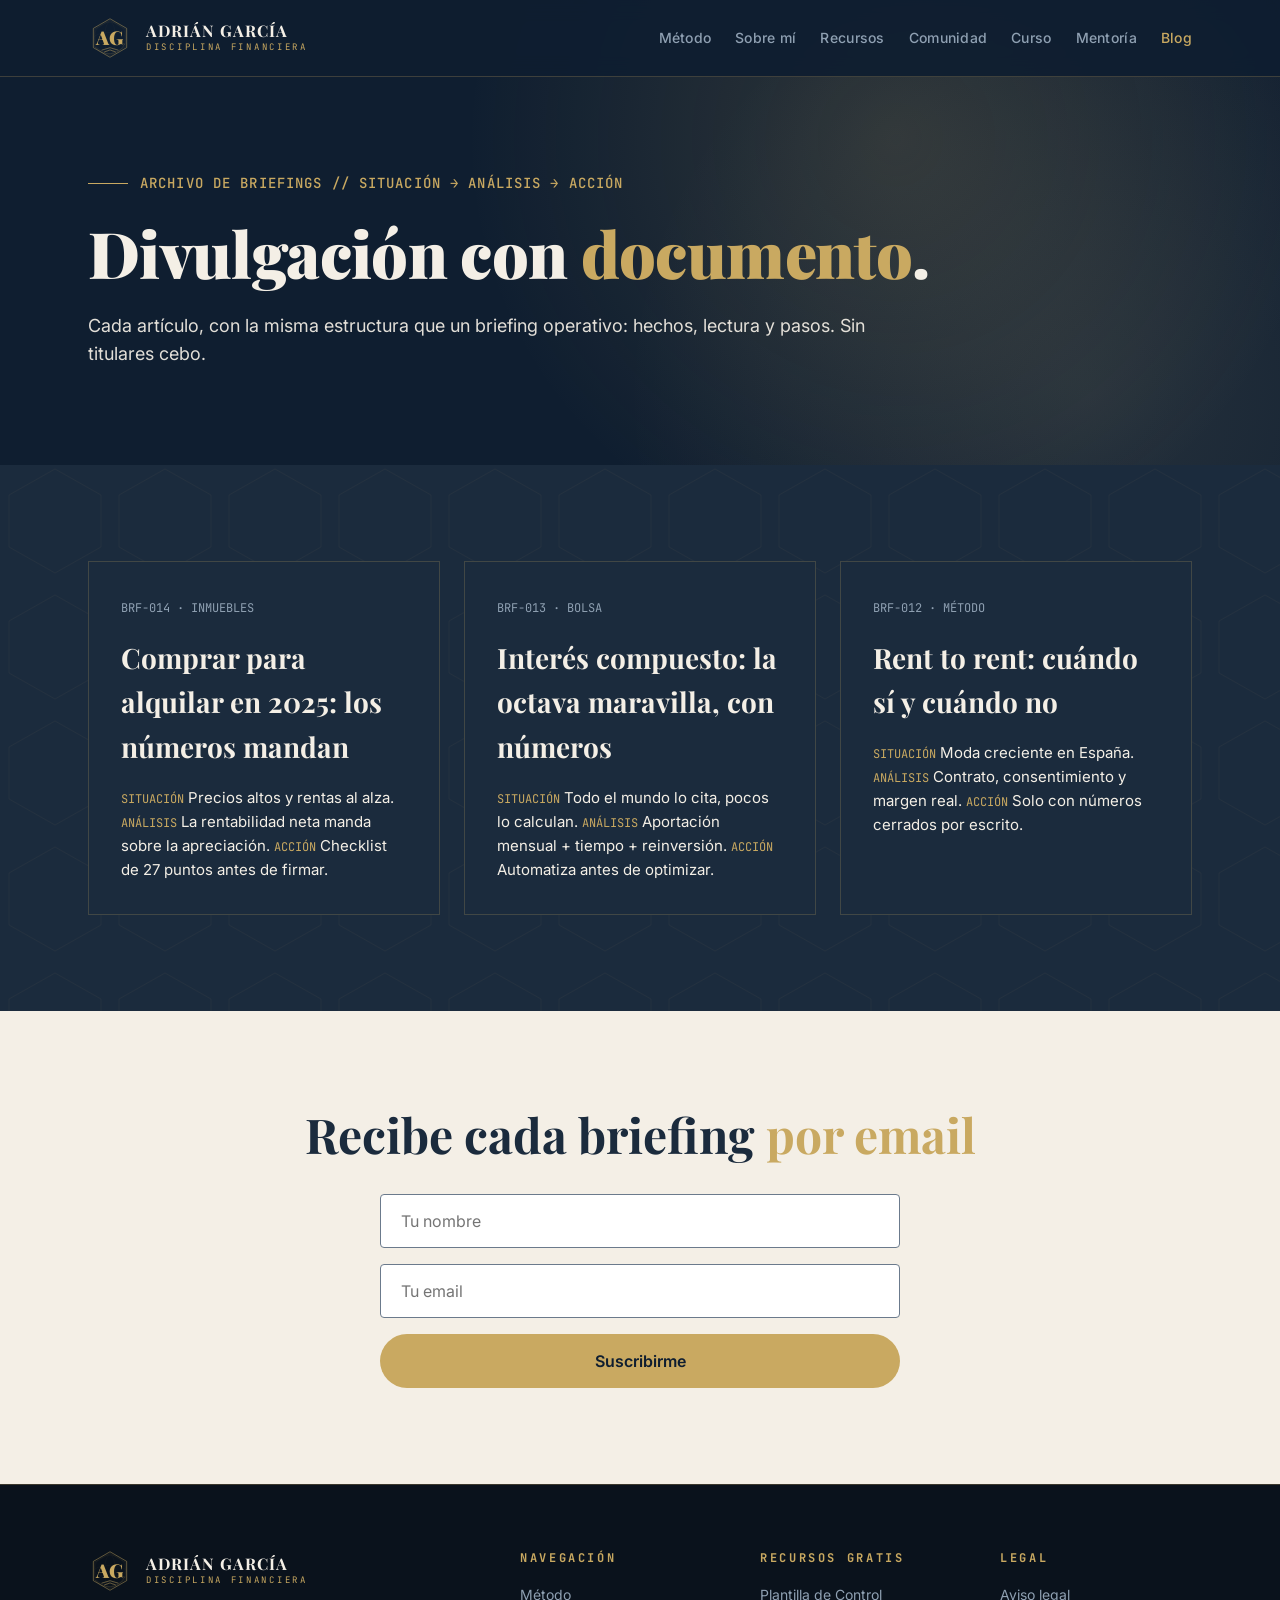
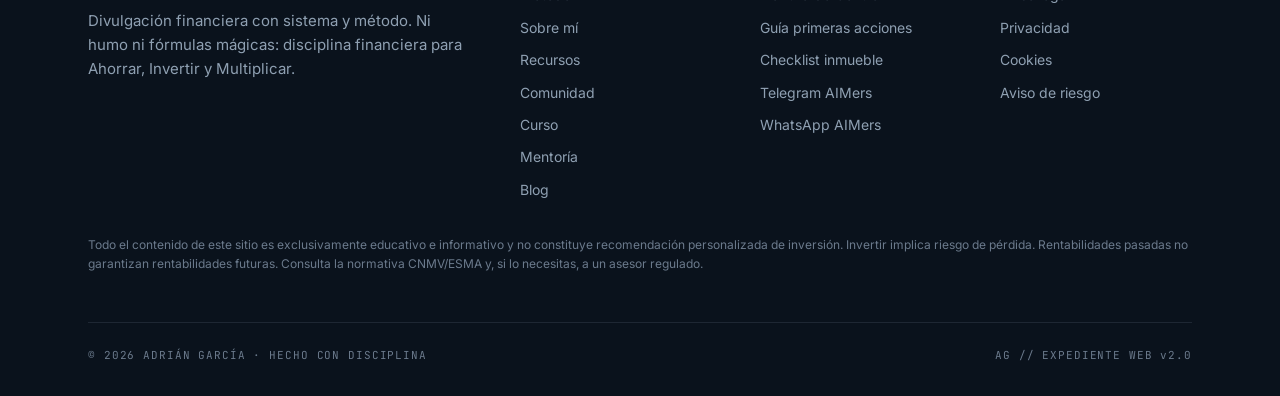
<file: blog.html>
<!DOCTYPE html><html lang="es"><head><meta charset="UTF-8"><meta name="viewport" content="width=device-width,initial-scale=1">
<title>Blog y briefings — Divulgación financiera | Adrián García</title>
<meta name="description" content="Briefings tácticos de bolsa, inmuebles y finanzas personales: situación, análisis y acción.">
<link rel="icon" href="assets/logo.svg"><link rel="preconnect" href="https://fonts.googleapis.com"><link rel="preconnect" href="https://fonts.gstatic.com" crossorigin>
<link href="https://fonts.googleapis.com/css2?family=Playfair+Display:wght@400;700;900&family=Inter:wght@400;500;600;700&family=JetBrains+Mono:wght@400;500;700&display=swap" rel="stylesheet">
<link rel="stylesheet" href="css/tokens.css"><link rel="stylesheet" href="css/style.css"></head>
<body><main>
<section class="hero bg-deep glow"><div class="container">
  <p class="kicker mono">Archivo de briefings // SITUACIÓN → ANÁLISIS → ACCIÓN</p>
  <h1>Divulgación con <span class="gold">documento</span>.</h1>
  <p class="lead-sub">Cada artículo, con la misma estructura que un briefing operativo: hechos, lectura y pasos. Sin titulares cebo.</p>
</div></section>
<section class="bg-navy hex-dark"><div class="container grid g3">
  <!-- Sustituir por artículos reales al publicar -->
  <article class="card rv"><span class="mono" style="color:var(--ag-slate-light);font-size:12px">BRF-014 · INMUEBLES</span><h3 class="mt16">Comprar para alquilar en 2025: los números mandan</h3><p class="mt16"><span class="mono" style="color:var(--ag-gold);font-size:12px">SITUACIÓN</span> Precios altos y rentas al alza. <span class="mono" style="color:var(--ag-gold);font-size:12px">ANÁLISIS</span> La rentabilidad neta manda sobre la apreciación. <span class="mono" style="color:var(--ag-gold);font-size:12px">ACCIÓN</span> Checklist de 27 puntos antes de firmar.</p></article>
  <article class="card rv"><span class="mono" style="color:var(--ag-slate-light);font-size:12px">BRF-013 · BOLSA</span><h3 class="mt16">Interés compuesto: la octava maravilla, con números</h3><p class="mt16"><span class="mono" style="color:var(--ag-gold);font-size:12px">SITUACIÓN</span> Todo el mundo lo cita, pocos lo calculan. <span class="mono" style="color:var(--ag-gold);font-size:12px">ANÁLISIS</span> Aportación mensual + tiempo + reinversión. <span class="mono" style="color:var(--ag-gold);font-size:12px">ACCIÓN</span> Automatiza antes de optimizar.</p></article>
  <article class="card rv"><span class="mono" style="color:var(--ag-slate-light);font-size:12px">BRF-012 · MÉTODO</span><h3 class="mt16">Rent to rent: cuándo sí y cuándo no</h3><p class="mt16"><span class="mono" style="color:var(--ag-gold);font-size:12px">SITUACIÓN</span> Moda creciente en España. <span class="mono" style="color:var(--ag-gold);font-size:12px">ANÁLISIS</span> Contrato, consentimiento y margen real. <span class="mono" style="color:var(--ag-gold);font-size:12px">ACCIÓN</span> Solo con números cerrados por escrito.</p></article>
</div></section>
<section class="bg-cream on-cream center"><div class="container rv"><h2>Recibe cada briefing <span class="gold">por email</span></h2>
  <form class="ag-form" data-lm="newsletter-blog" style="max-width:520px;margin:32px auto 0">
    <input type="text" name="nombre" placeholder="Tu nombre" required autocomplete="given-name">
    <input type="email" name="email" placeholder="Tu email" required autocomplete="email">
    <button class="btn btn-gold" type="submit">Suscribirme</button></form>
  <div class="form-ok">RECIBIDO // Bienvenido al archivo de briefings.</div></div></section>
</main><script src="js/main.js" defer></script></body></html>
</file>
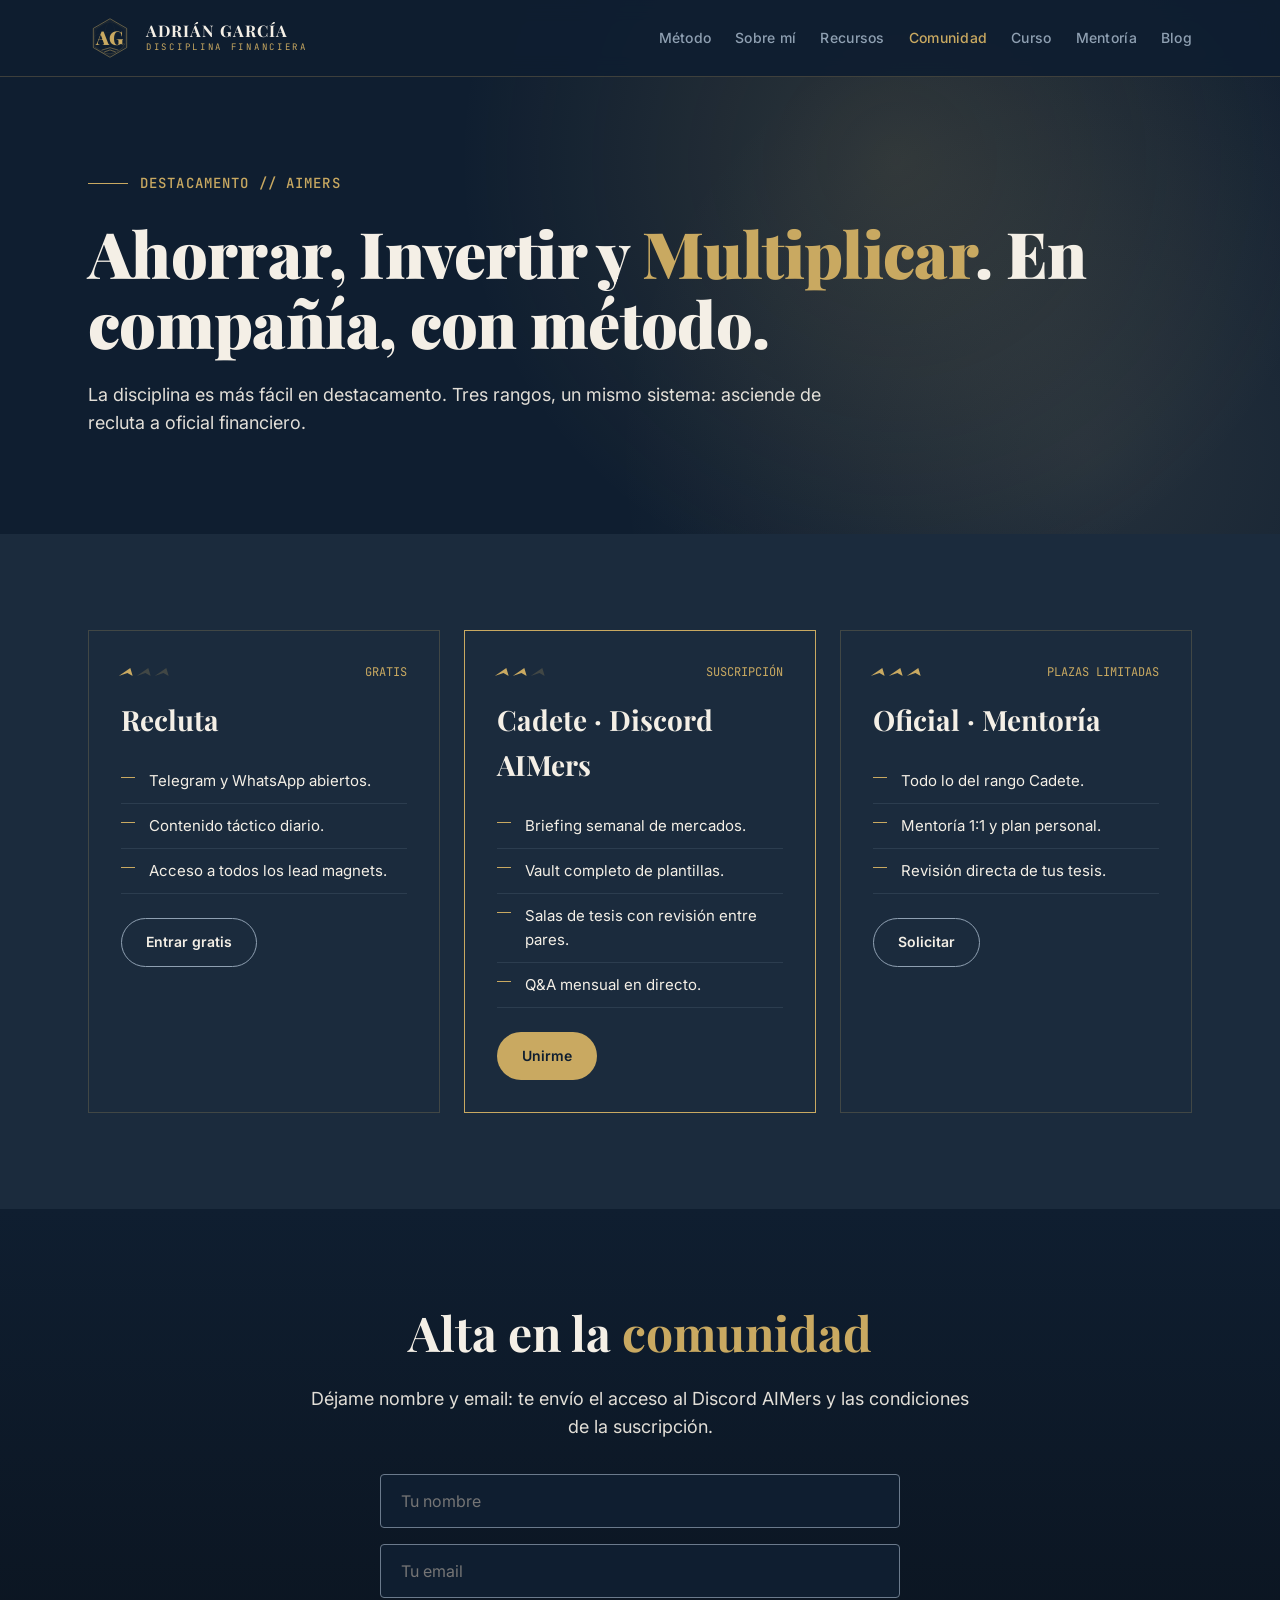
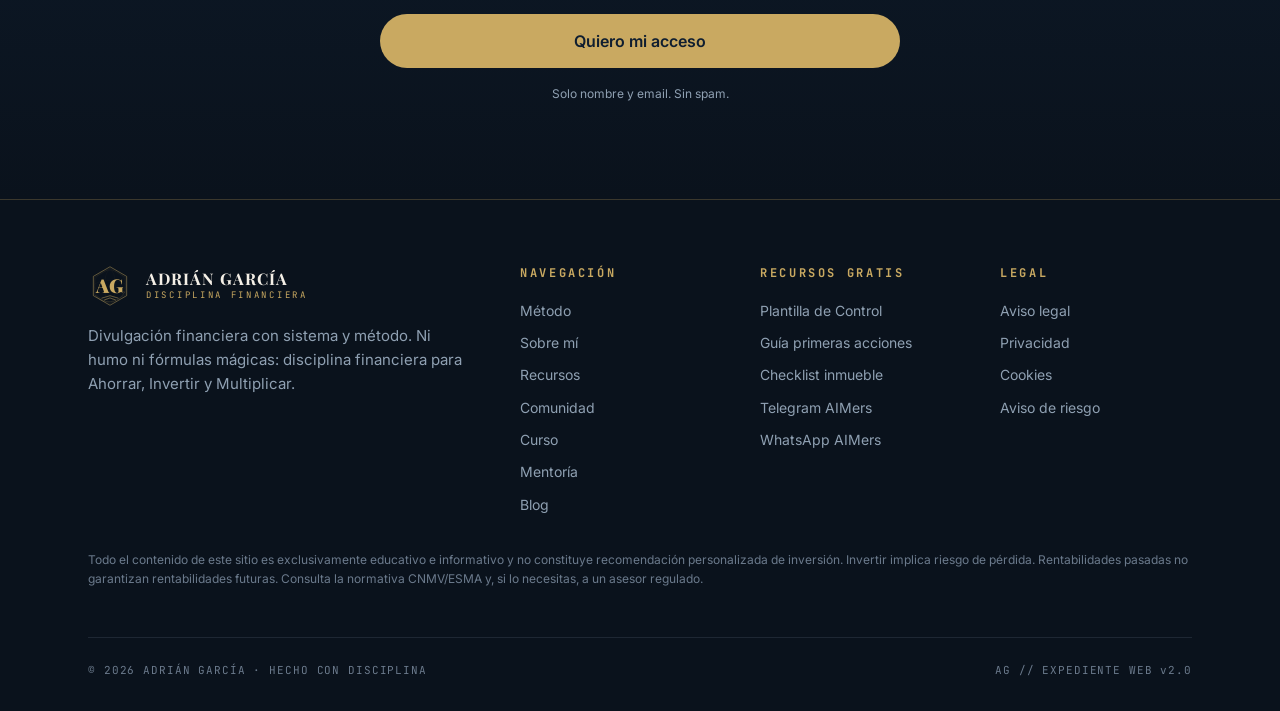
<file: comunidad-aimers.html>
<!DOCTYPE html><html lang="es"><head><meta charset="UTF-8"><meta name="viewport" content="width=device-width,initial-scale=1">
<title>Comunidad AIMers — Ahorrar, Invertir y Multiplicar | Adrián García</title>
<meta name="description" content="Comunidad AIMers: canal gratuito en Telegram/WhatsApp y membresía Discord con briefings, vault de plantillas y salas de tesis.">
<link rel="icon" href="assets/logo.svg"><link rel="preconnect" href="https://fonts.googleapis.com"><link rel="preconnect" href="https://fonts.gstatic.com" crossorigin>
<link href="https://fonts.googleapis.com/css2?family=Playfair+Display:wght@400;700;900&family=Inter:wght@400;500;600;700&family=JetBrains+Mono:wght@400;500;700&display=swap" rel="stylesheet">
<link rel="stylesheet" href="css/tokens.css"><link rel="stylesheet" href="css/style.css"></head>
<body><main>
<section class="hero bg-deep glow hex-dark"><div class="container">
  <p class="kicker mono">Destacamento // AIMers</p>
  <h1>Ahorrar, Invertir y <span class="gold">Multiplicar</span>. En compañía, con método.</h1>
  <p class="lead-sub">La disciplina es más fácil en destacamento. Tres rangos, un mismo sistema: asciende de recluta a oficial financiero.</p>
</div></section>

<section class="bg-navy"><div class="container grid g3">
  <div class="card rv"><div class="top"><span class="galones"><i></i><i class="off"></i><i class="off"></i></span><span class="mono" style="color:var(--ag-gold);font-size:12px">GRATIS</span></div>
    <h3>Recluta</h3><ul class="clean mt16"><li>Telegram y WhatsApp abiertos.</li><li>Contenido táctico diario.</li><li>Acceso a todos los lead magnets.</li></ul>
    <a class="btn btn-ghost btn-sm mt24" href="https://t.me/adriandegarcia" rel="noopener">Entrar gratis</a></div>
  <div class="card rv" style="border-color:var(--ag-gold)"><div class="top"><span class="galones"><i></i><i></i><i class="off"></i></span><span class="mono" style="color:var(--ag-gold);font-size:12px">SUSCRIPCIÓN</span></div>
    <h3>Cadete · Discord AIMers</h3><ul class="clean mt16"><li>Briefing semanal de mercados.</li><li>Vault completo de plantillas.</li><li>Salas de tesis con revisión entre pares.</li><li>Q&A mensual en directo.</li></ul>
    <a class="btn btn-gold btn-sm mt24" href="#unirme">Unirme</a></div>
  <div class="card rv"><div class="top"><span class="galones"><i></i><i></i><i></i></span><span class="mono" style="color:var(--ag-gold);font-size:12px">PLAZAS LIMITADAS</span></div>
    <h3>Oficial · Mentoría</h3><ul class="clean mt16"><li>Todo lo del rango Cadete.</li><li>Mentoría 1:1 y plan personal.</li><li>Revisión directa de tus tesis.</li></ul>
    <a class="btn btn-ghost btn-sm mt24" href="mentoria-1a1.html">Solicitar</a></div>
</div></section>

<section id="unirme" class="bg-smoke center"><div class="container rv" style="max-width:760px">
  <h2>Alta en la <span class="gold">comunidad</span></h2>
  <p class="lead-sub mt24">Déjame nombre y email: te envío el acceso al Discord AIMers y las condiciones de la suscripción.</p>
  <form class="ag-form" data-lm="comunidad-aimers" style="max-width:520px;margin:32px auto 0">
    <input type="text" name="nombre" placeholder="Tu nombre" required autocomplete="given-name">
    <input type="email" name="email" placeholder="Tu email" required autocomplete="email">
    <button class="btn btn-gold" type="submit">Quiero mi acceso</button>
    <p class="privacy">Solo nombre y email. Sin spam.</p>
  </form>
  <div class="form-ok">RECIBIDO // Te envío el acceso por email.</div>
</div></section>
</main><script src="js/main.js" defer></script></body></html>
</file>
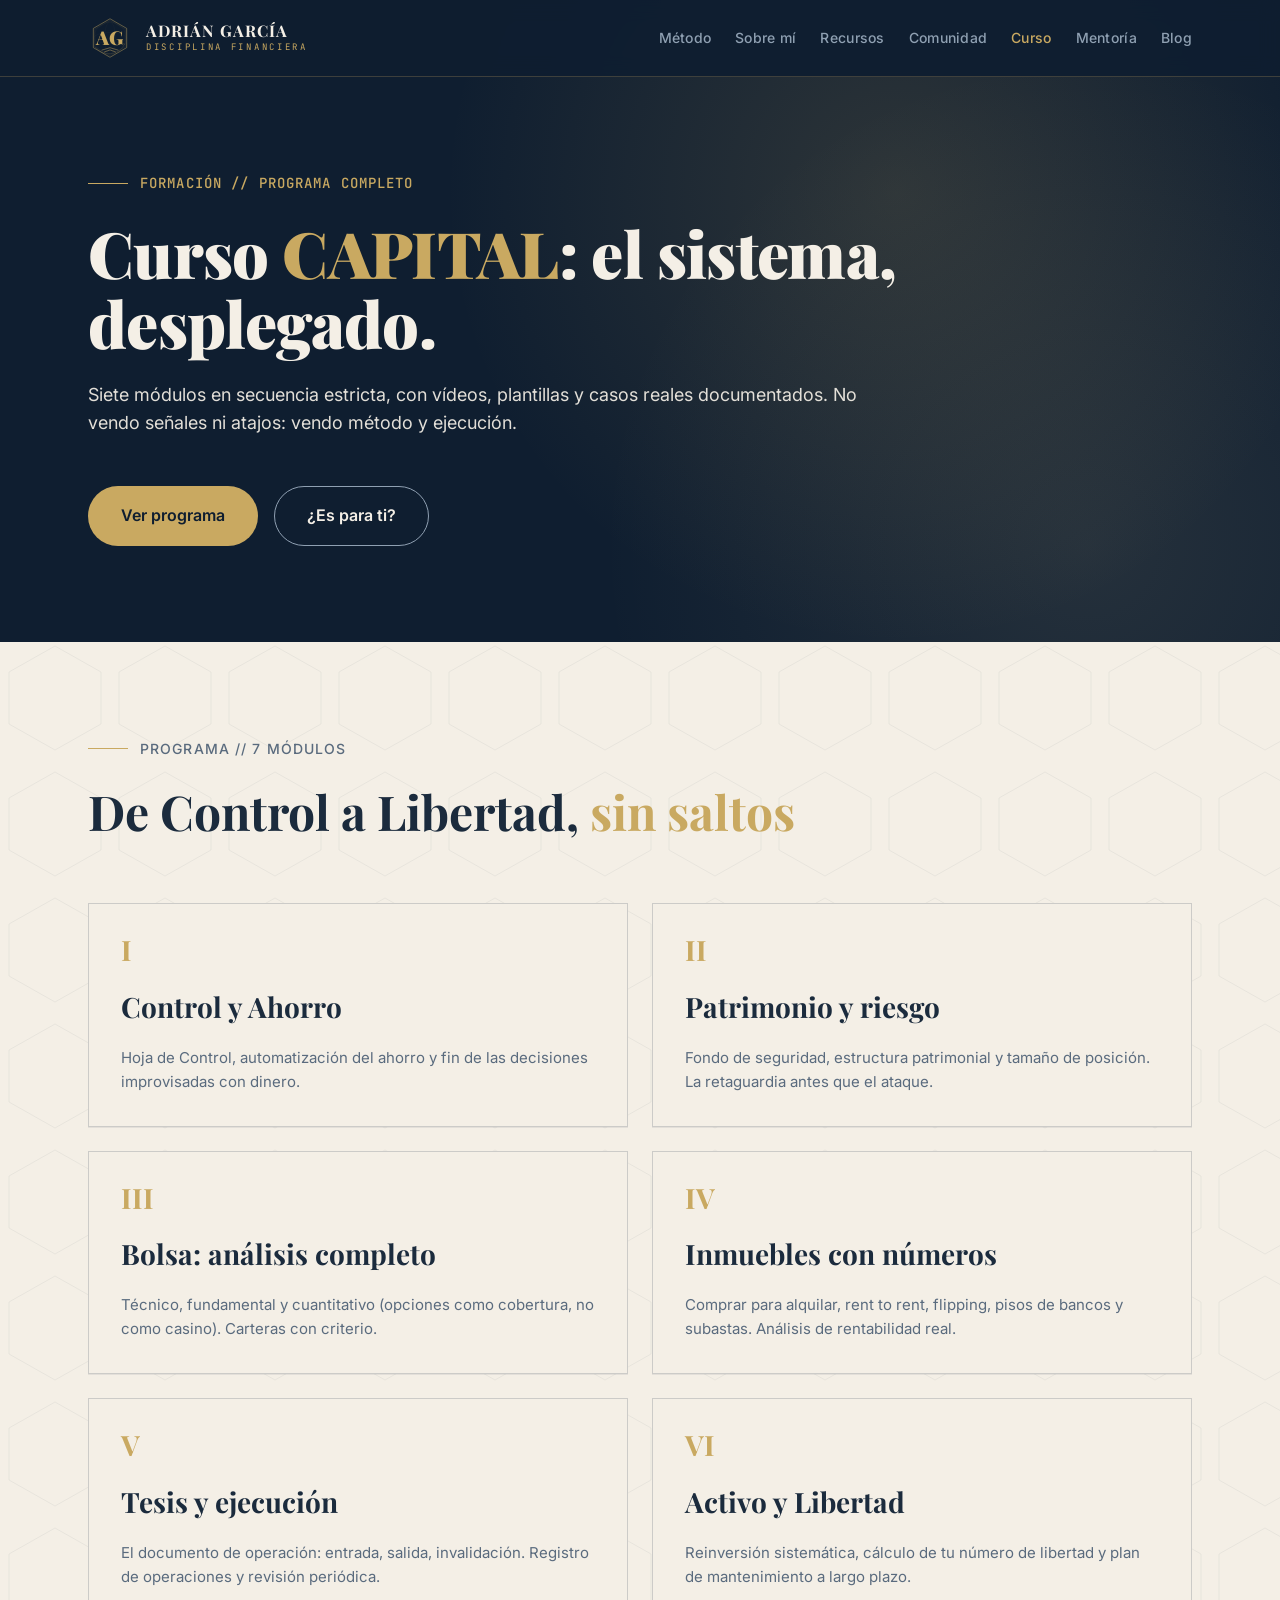
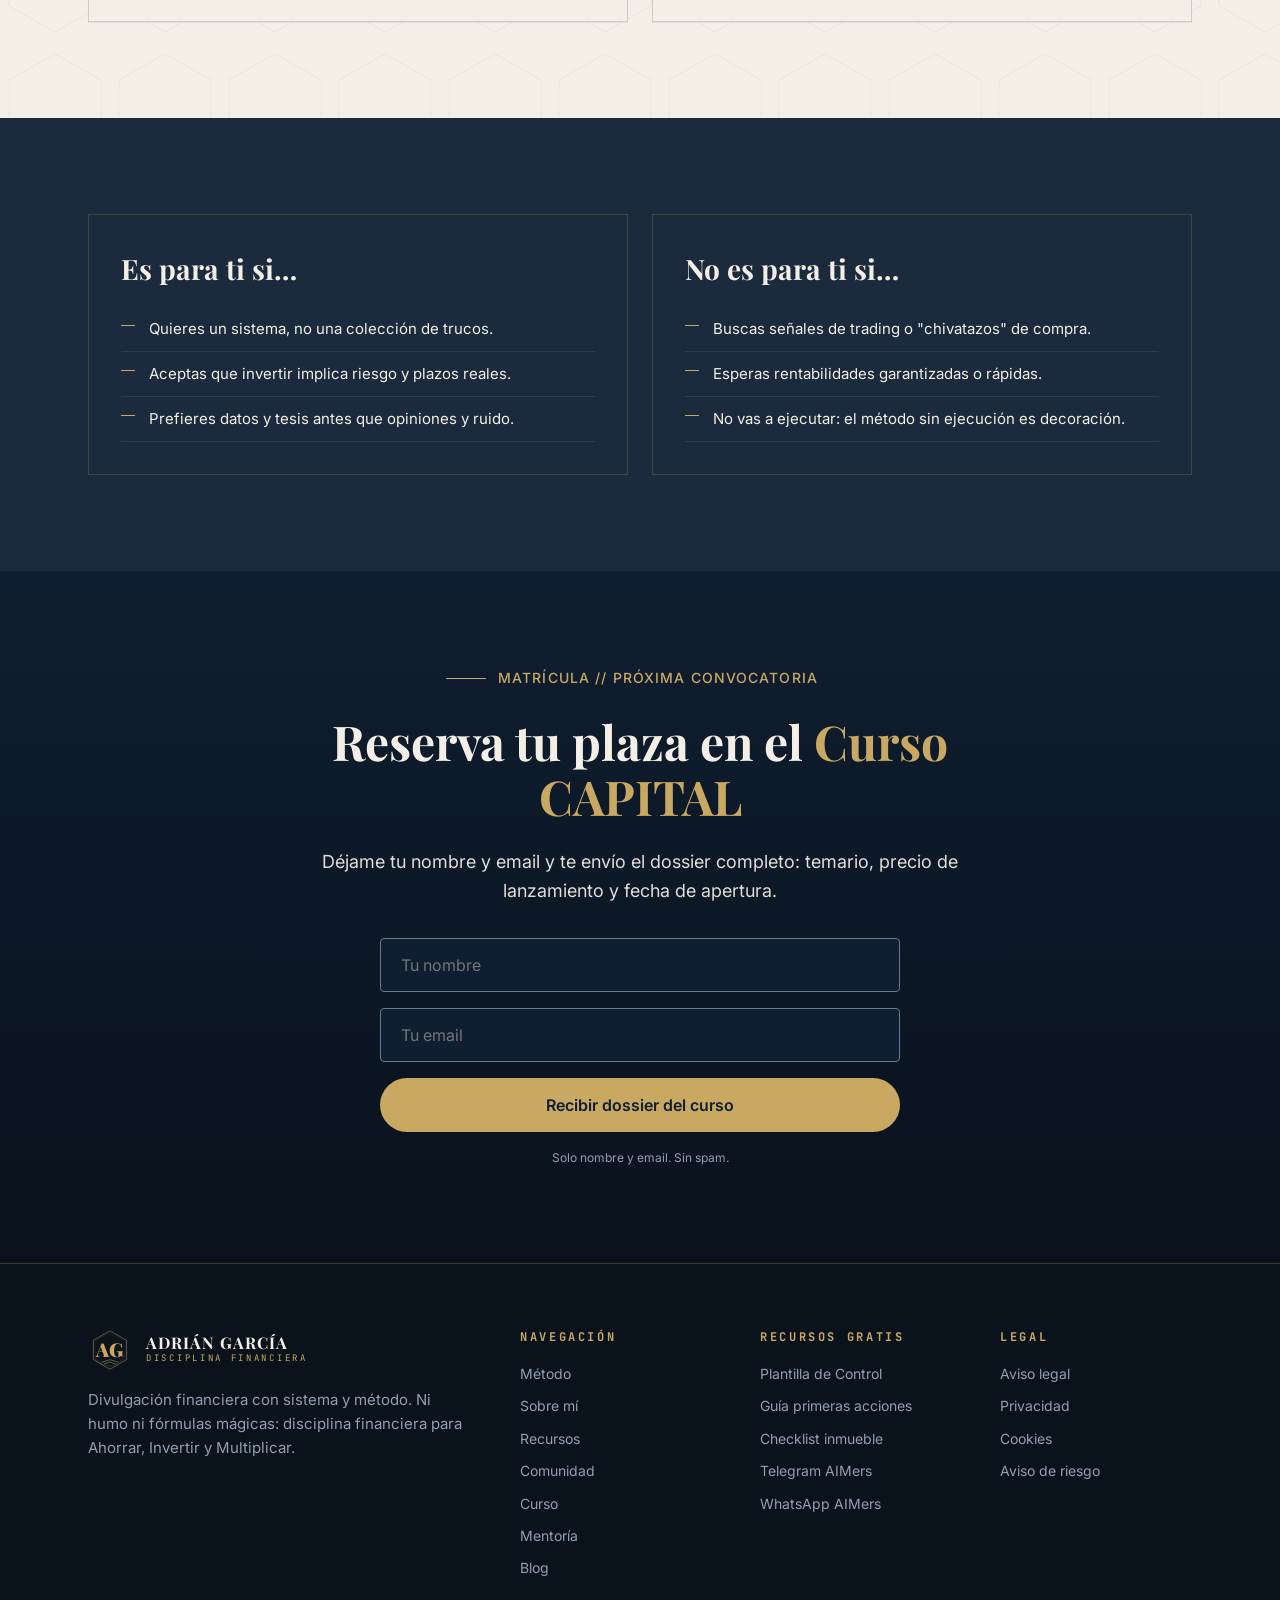
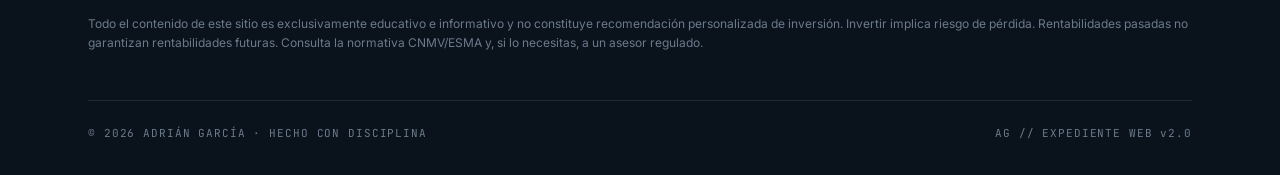
<file: curso-capital.html>
<!DOCTYPE html><html lang="es"><head><meta charset="UTF-8"><meta name="viewport" content="width=device-width,initial-scale=1">
<title>Curso CAPITAL — El sistema completo de disciplina financiera | Adrián García</title>
<meta name="description" content="Curso CAPITAL: 7 módulos de Control a Libertad. Bolsa e inmuebles con sistema y método. Sin humo ni fórmulas mágicas.">
<link rel="icon" href="assets/logo.svg"><link rel="preconnect" href="https://fonts.googleapis.com"><link rel="preconnect" href="https://fonts.gstatic.com" crossorigin>
<link href="https://fonts.googleapis.com/css2?family=Playfair+Display:wght@400;700;900&family=Inter:wght@400;500;600;700&family=JetBrains+Mono:wght@400;500;700&display=swap" rel="stylesheet">
<link rel="stylesheet" href="css/tokens.css"><link rel="stylesheet" href="css/style.css"></head>
<body><main>
<section class="hero bg-deep glow hex-dark"><div class="container">
  <p class="kicker mono">Formación // Programa completo</p>
  <h1>Curso <span class="gold">CAPITAL</span>: el sistema, desplegado.</h1>
  <p class="lead-sub">Siete módulos en secuencia estricta, con vídeos, plantillas y casos reales documentados. No vendo señales ni atajos: vendo método y ejecución.</p>
  <div class="hero-ctas"><a class="btn btn-gold" href="#programa">Ver programa</a><a class="btn btn-ghost" href="#paraquien">¿Es para ti?</a></div>
</div></section>

<section id="programa" class="bg-cream hex-cream on-cream"><div class="container">
  <div class="sec-head rv"><p class="kicker">Programa // 7 módulos</p><h2>De Control a Libertad, <span class="gold">sin saltos</span></h2></div>
  <div class="grid g2">
    <div class="card rv"><span class="numeral">I</span><h3 class="mt16">Control y Ahorro</h3><p class="mt16">Hoja de Control, automatización del ahorro y fin de las decisiones improvisadas con dinero.</p></div>
    <div class="card rv"><span class="numeral">II</span><h3 class="mt16">Patrimonio y riesgo</h3><p class="mt16">Fondo de seguridad, estructura patrimonial y tamaño de posición. La retaguardia antes que el ataque.</p></div>
    <div class="card rv"><span class="numeral">III</span><h3 class="mt16">Bolsa: análisis completo</h3><p class="mt16">Técnico, fundamental y cuantitativo (opciones como cobertura, no como casino). Carteras con criterio.</p></div>
    <div class="card rv"><span class="numeral">IV</span><h3 class="mt16">Inmuebles con números</h3><p class="mt16">Comprar para alquilar, rent to rent, flipping, pisos de bancos y subastas. Análisis de rentabilidad real.</p></div>
    <div class="card rv"><span class="numeral">V</span><h3 class="mt16">Tesis y ejecución</h3><p class="mt16">El documento de operación: entrada, salida, invalidación. Registro de operaciones y revisión periódica.</p></div>
    <div class="card rv"><span class="numeral">VI</span><h3 class="mt16">Activo y Libertad</h3><p class="mt16">Reinversión sistemática, cálculo de tu número de libertad y plan de mantenimiento a largo plazo.</p></div>
  </div>
</div></section>

<section id="paraquien" class="bg-navy"><div class="container grid g2">
  <div class="card rv"><h3>Es para ti si…</h3><ul class="clean mt16">
    <li>Quieres un sistema, no una colección de trucos.</li>
    <li>Aceptas que invertir implica riesgo y plazos reales.</li>
    <li>Prefieres datos y tesis antes que opiniones y ruido.</li></ul></div>
  <div class="card rv"><h3>No es para ti si…</h3><ul class="clean mt16">
    <li>Buscas señales de trading o "chivatazos" de compra.</li>
    <li>Esperas rentabilidades garantizadas o rápidas.</li>
    <li>No vas a ejecutar: el método sin ejecución es decoración.</li></ul></div>
</div></section>

<section class="bg-smoke center"><div class="container rv" style="max-width:760px">
  <p class="kicker" style="justify-content:center">Matrícula // Próxima convocatoria</p>
  <h2>Reserva tu plaza en el <span class="gold">Curso CAPITAL</span></h2>
  <p class="lead-sub mt24">Déjame tu nombre y email y te envío el dossier completo: temario, precio de lanzamiento y fecha de apertura.</p>
  <form class="ag-form" data-lm="curso-capital" style="max-width:520px;margin:32px auto 0">
    <input type="text" name="nombre" placeholder="Tu nombre" required autocomplete="given-name">
    <input type="email" name="email" placeholder="Tu email" required autocomplete="email">
    <button class="btn btn-gold" type="submit">Recibir dossier del curso</button>
    <p class="privacy">Solo nombre y email. Sin spam.</p>
  </form>
  <div class="form-ok">RECIBIDO // Te envío el dossier completo por email.</div>
</div></section>
</main><script src="js/main.js" defer></script></body></html>
</file>
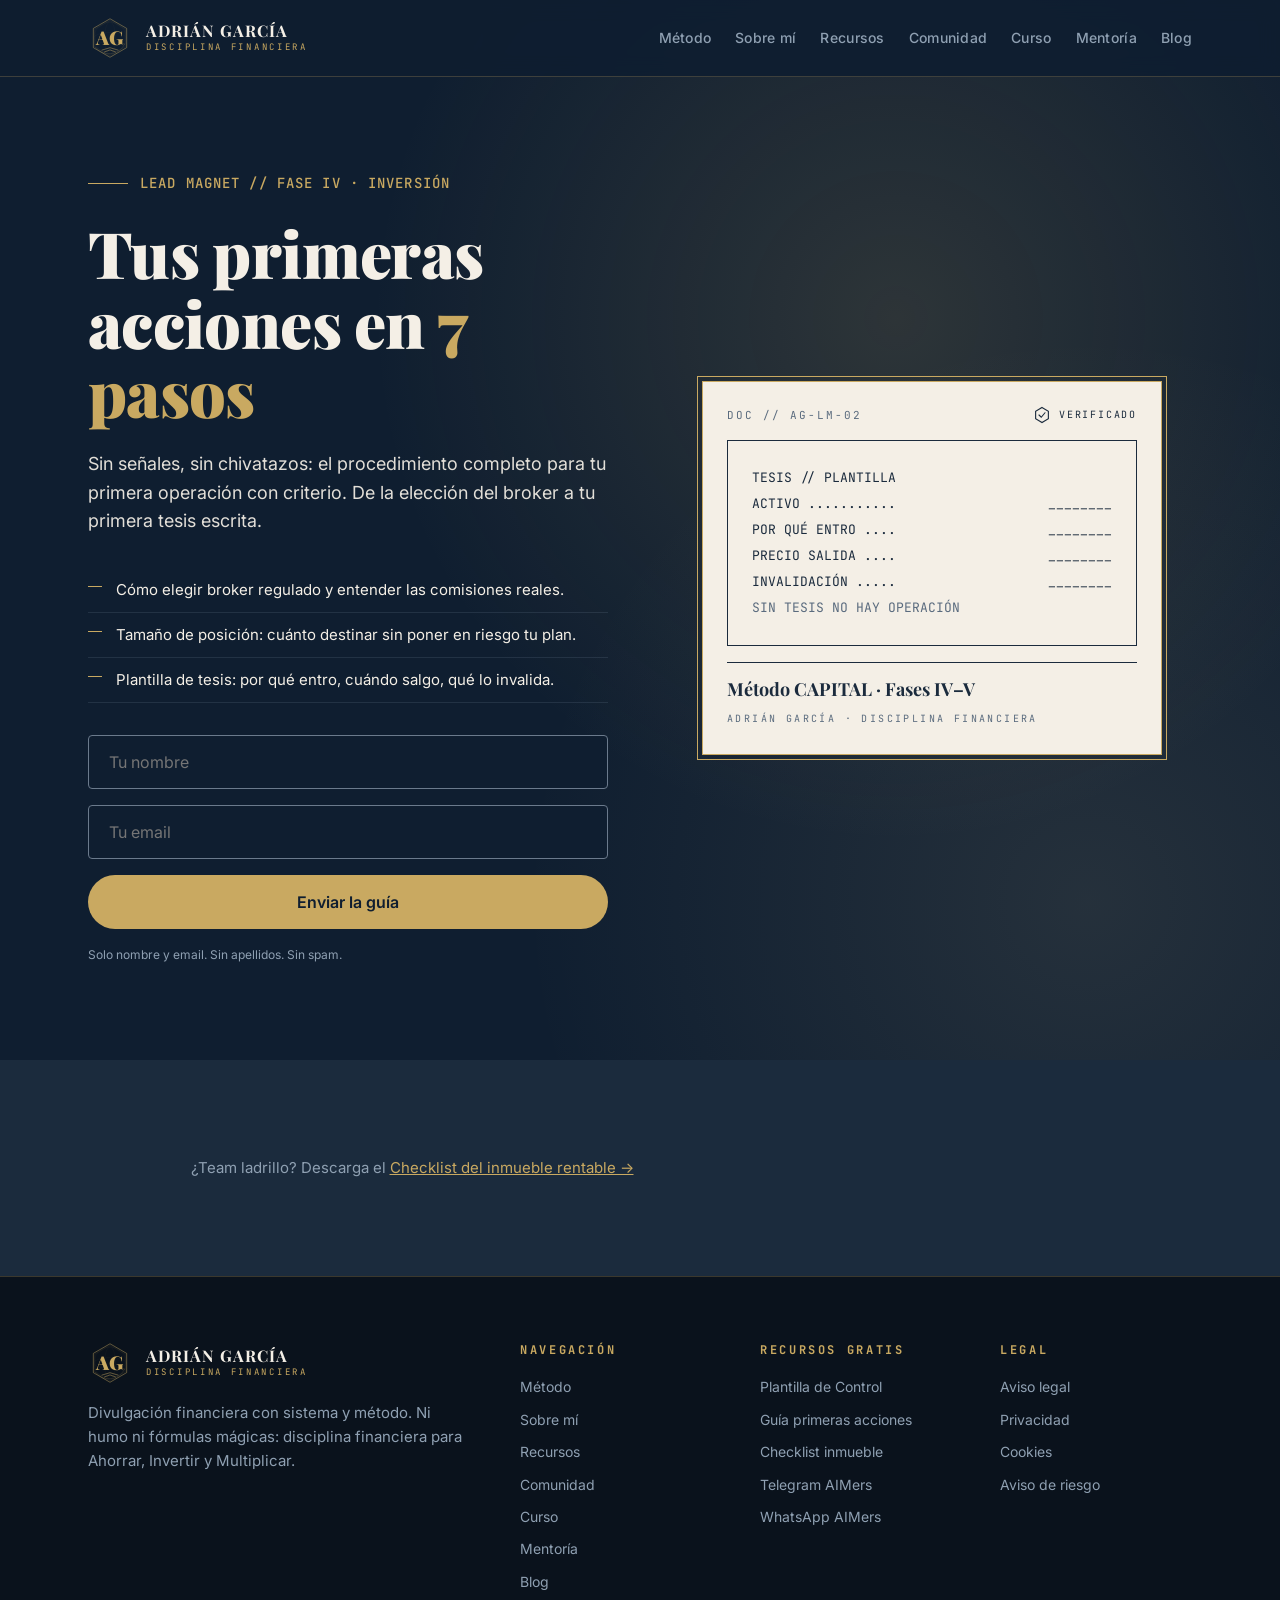
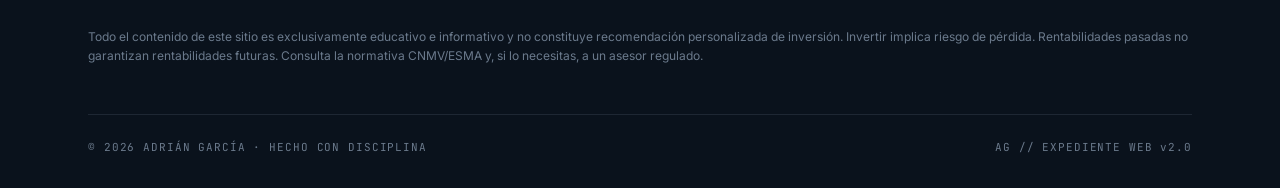
<file: lead-magnet-acciones.html>
<!DOCTYPE html><html lang="es"><head><meta charset="UTF-8"><meta name="viewport" content="width=device-width,initial-scale=1">
<title>Guía gratis: tus primeras acciones en 7 pasos | Adrián García</title>
<meta name="description" content="Guía gratuita para comprar tu primera acción con criterio: broker, comisiones, tamaño de posición y tesis escrita.">
<link rel="icon" href="assets/logo.svg"><link rel="preconnect" href="https://fonts.googleapis.com"><link rel="preconnect" href="https://fonts.gstatic.com" crossorigin>
<link href="https://fonts.googleapis.com/css2?family=Playfair+Display:wght@400;700;900&family=Inter:wght@400;500;600;700&family=JetBrains+Mono:wght@400;500;700&display=swap" rel="stylesheet">
<link rel="stylesheet" href="css/tokens.css"><link rel="stylesheet" href="css/style.css"></head>
<body><main>
<section class="hero bg-deep glow hex-dark"><div class="container split">
  <div class="rv"><p class="kicker mono">Lead magnet // Fase IV · Inversión</p>
    <h1>Tus primeras acciones en <span class="gold">7 pasos</span></h1>
    <p class="lead-sub">Sin señales, sin chivatazos: el procedimiento completo para tu primera operación con criterio. De la elección del broker a tu primera tesis escrita.</p>
    <ul class="clean mt32">
      <li>Cómo elegir broker regulado y entender las comisiones reales.</li>
      <li>Tamaño de posición: cuánto destinar sin poner en riesgo tu plan.</li>
      <li>Plantilla de tesis: por qué entro, cuándo salgo, qué lo invalida.</li></ul>
    <form class="ag-form" data-lm="guia-acciones">
      <input type="text" name="nombre" placeholder="Tu nombre" required autocomplete="given-name">
      <input type="email" name="email" placeholder="Tu email" required autocomplete="email">
      <button class="btn btn-gold" type="submit">Enviar la guía</button>
      <p class="privacy">Solo nombre y email. Sin apellidos. Sin spam.</p>
    </form>
    <div class="form-ok">RECIBIDO // Revisa tu bandeja. La guía va de camino.</div>
  </div>
  <div class="rv"><figure class="dossier" style="margin:0 auto">
    <div class="dossier-top"><span>Doc // AG-LM-02</span><span class="seal"><svg viewBox="0 0 48 48" fill="none" stroke="#1B2B3D" stroke-width="3" stroke-linecap="round"><path d="M24 4 41 14v20L24 44 7 34V14z"/><path d="M16 24l6 6 10-12"/></svg>Verificado</span></div>
    <div style="border:1px solid var(--ag-navy);padding:24px;font-family:var(--f-mono);font-size:13px;color:var(--ag-navy);line-height:2">
      TESIS // PLANTILLA<br>ACTIVO ........... <span style="float:right">________</span><br>POR QUÉ ENTRO .... <span style="float:right">________</span><br>PRECIO SALIDA .... <span style="float:right">________</span><br>INVALIDACIÓN ..... <span style="float:right">________</span><br><span style="color:var(--ag-slate-2)">SIN TESIS NO HAY OPERACIÓN</span></div>
    <figcaption class="dossier-bottom"><span class="n">Método CAPITAL · Fases IV–V</span><br><span class="r">ADRIÁN GARCÍA · DISCIPLINA FINANCIERA</span></figcaption></figure></div>
</div></section>
<section class="bg-navy center"><div class="container rv"><p class="muted">¿Team ladrillo? Descarga el <a class="gold" href="lead-magnet-inmuebles.html">Checklist del inmueble rentable →</a></p></div></section>
</main><script src="js/main.js" defer></script></body></html>
</file>
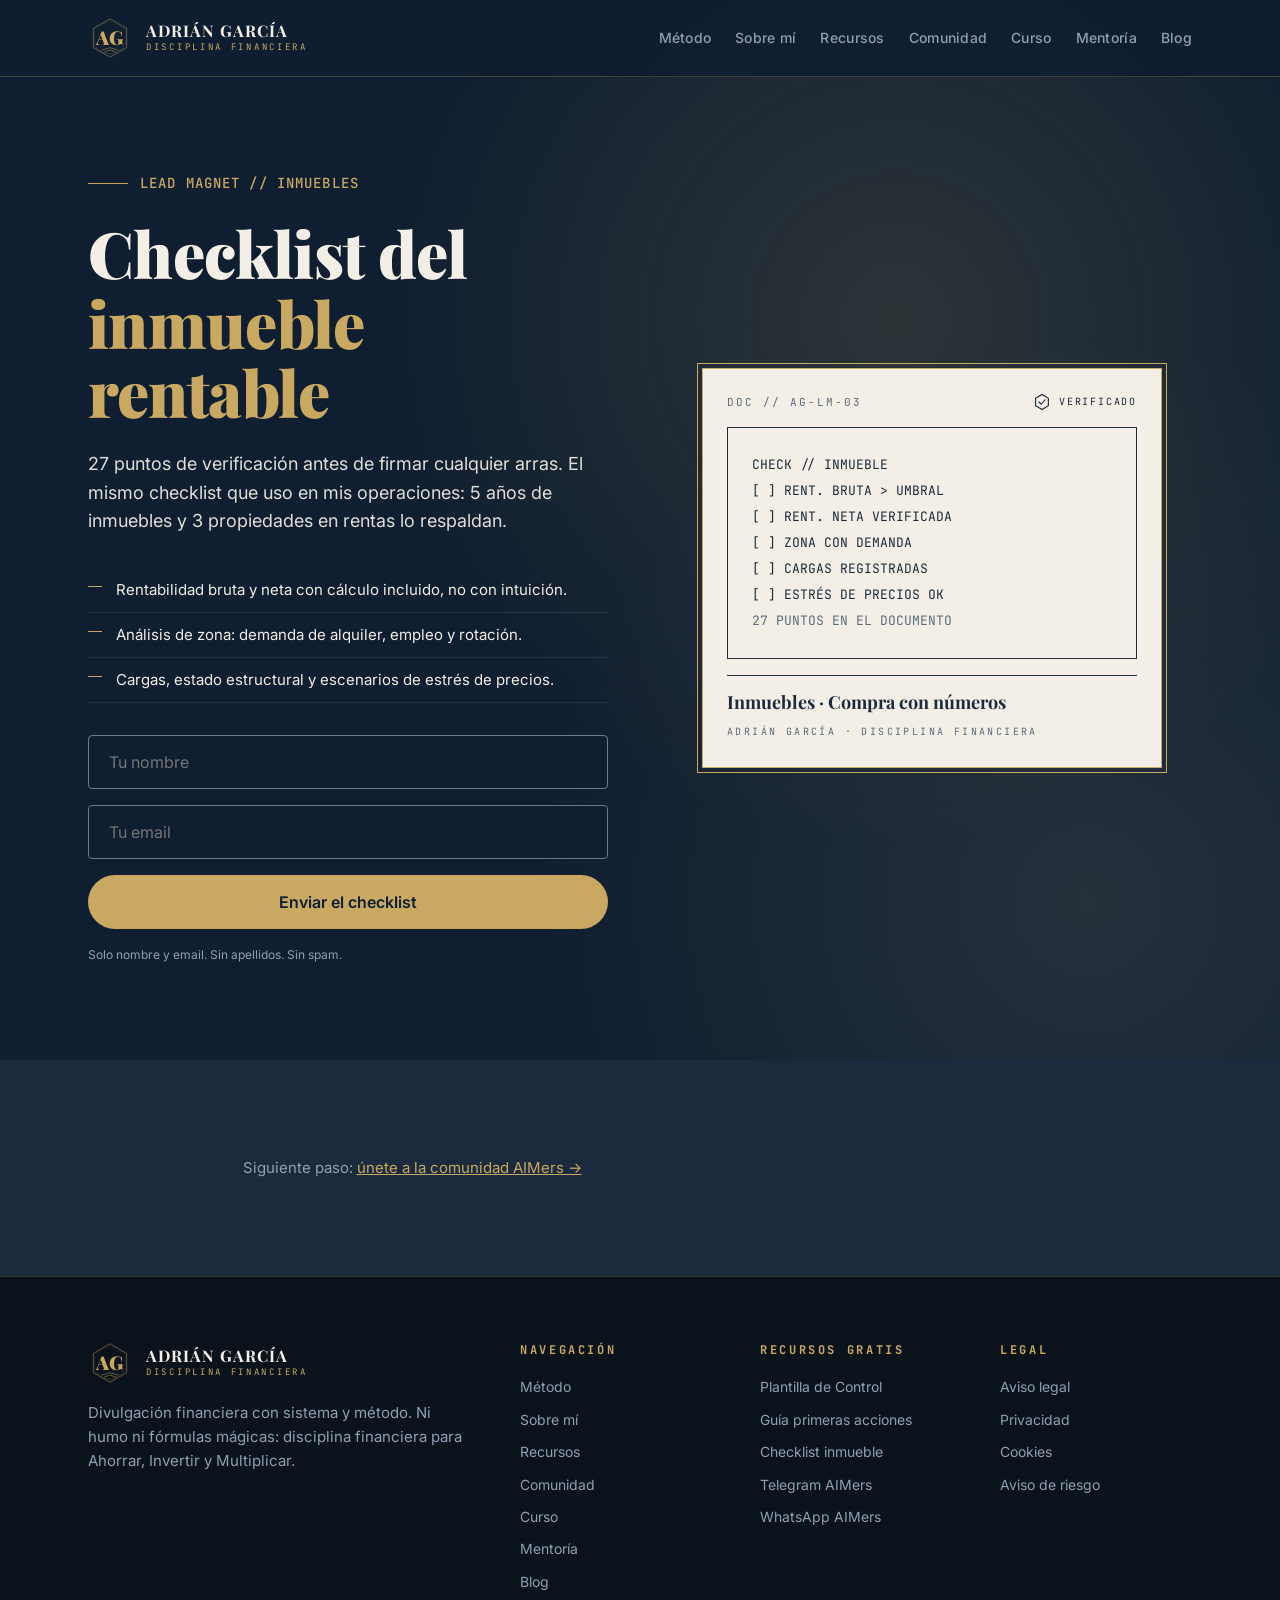
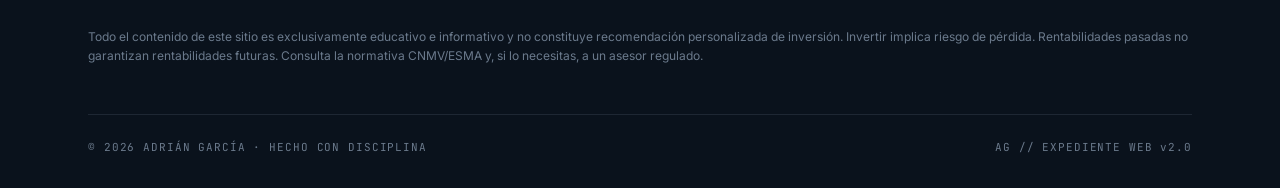
<file: lead-magnet-inmuebles.html>
<!DOCTYPE html><html lang="es"><head><meta charset="UTF-8"><meta name="viewport" content="width=device-width,initial-scale=1">
<title>Checklist gratis del inmueble rentable | Adrián García</title>
<meta name="description" content="Checklist gratuito de 27 puntos para analizar un inmueble antes de comprar: rentabilidad, zona y números.">
<link rel="icon" href="assets/logo.svg"><link rel="preconnect" href="https://fonts.googleapis.com"><link rel="preconnect" href="https://fonts.gstatic.com" crossorigin>
<link href="https://fonts.googleapis.com/css2?family=Playfair+Display:wght@400;700;900&family=Inter:wght@400;500;600;700&family=JetBrains+Mono:wght@400;500;700&display=swap" rel="stylesheet">
<link rel="stylesheet" href="css/tokens.css"><link rel="stylesheet" href="css/style.css"></head>
<body><main>
<section class="hero bg-deep glow hex-dark"><div class="container split">
  <div class="rv"><p class="kicker mono">Lead magnet // Inmuebles</p>
    <h1>Checklist del <span class="gold">inmueble rentable</span></h1>
    <p class="lead-sub">27 puntos de verificación antes de firmar cualquier arras. El mismo checklist que uso en mis operaciones: 5 años de inmuebles y 3 propiedades en rentas lo respaldan.</p>
    <ul class="clean mt32">
      <li>Rentabilidad bruta y neta con cálculo incluido, no con intuición.</li>
      <li>Análisis de zona: demanda de alquiler, empleo y rotación.</li>
      <li>Cargas, estado estructural y escenarios de estrés de precios.</li></ul>
    <form class="ag-form" data-lm="checklist-inmuebles">
      <input type="text" name="nombre" placeholder="Tu nombre" required autocomplete="given-name">
      <input type="email" name="email" placeholder="Tu email" required autocomplete="email">
      <button class="btn btn-gold" type="submit">Enviar el checklist</button>
      <p class="privacy">Solo nombre y email. Sin apellidos. Sin spam.</p>
    </form>
    <div class="form-ok">RECIBIDO // Revisa tu bandeja. El checklist va de camino.</div>
  </div>
  <div class="rv"><figure class="dossier" style="margin:0 auto">
    <div class="dossier-top"><span>Doc // AG-LM-03</span><span class="seal"><svg viewBox="0 0 48 48" fill="none" stroke="#1B2B3D" stroke-width="3" stroke-linecap="round"><path d="M24 4 41 14v20L24 44 7 34V14z"/><path d="M16 24l6 6 10-12"/></svg>Verificado</span></div>
    <div style="border:1px solid var(--ag-navy);padding:24px;font-family:var(--f-mono);font-size:13px;color:var(--ag-navy);line-height:2">
      CHECK // INMUEBLE<br>[ ] RENT. BRUTA &gt; UMBRAL<br>[ ] RENT. NETA VERIFICADA<br>[ ] ZONA CON DEMANDA<br>[ ] CARGAS REGISTRADAS<br>[ ] ESTRÉS DE PRECIOS OK<br><span style="color:var(--ag-slate-2)">27 PUNTOS EN EL DOCUMENTO</span></div>
    <figcaption class="dossier-bottom"><span class="n">Inmuebles · Compra con números</span><br><span class="r">ADRIÁN GARCÍA · DISCIPLINA FINANCIERA</span></figcaption></figure></div>
</div></section>
<section class="bg-navy center"><div class="container rv"><p class="muted">Siguiente paso: <a class="gold" href="comunidad-aimers.html">únete a la comunidad AIMers →</a></p></div></section>
</main><script src="js/main.js" defer></script></body></html>
</file>
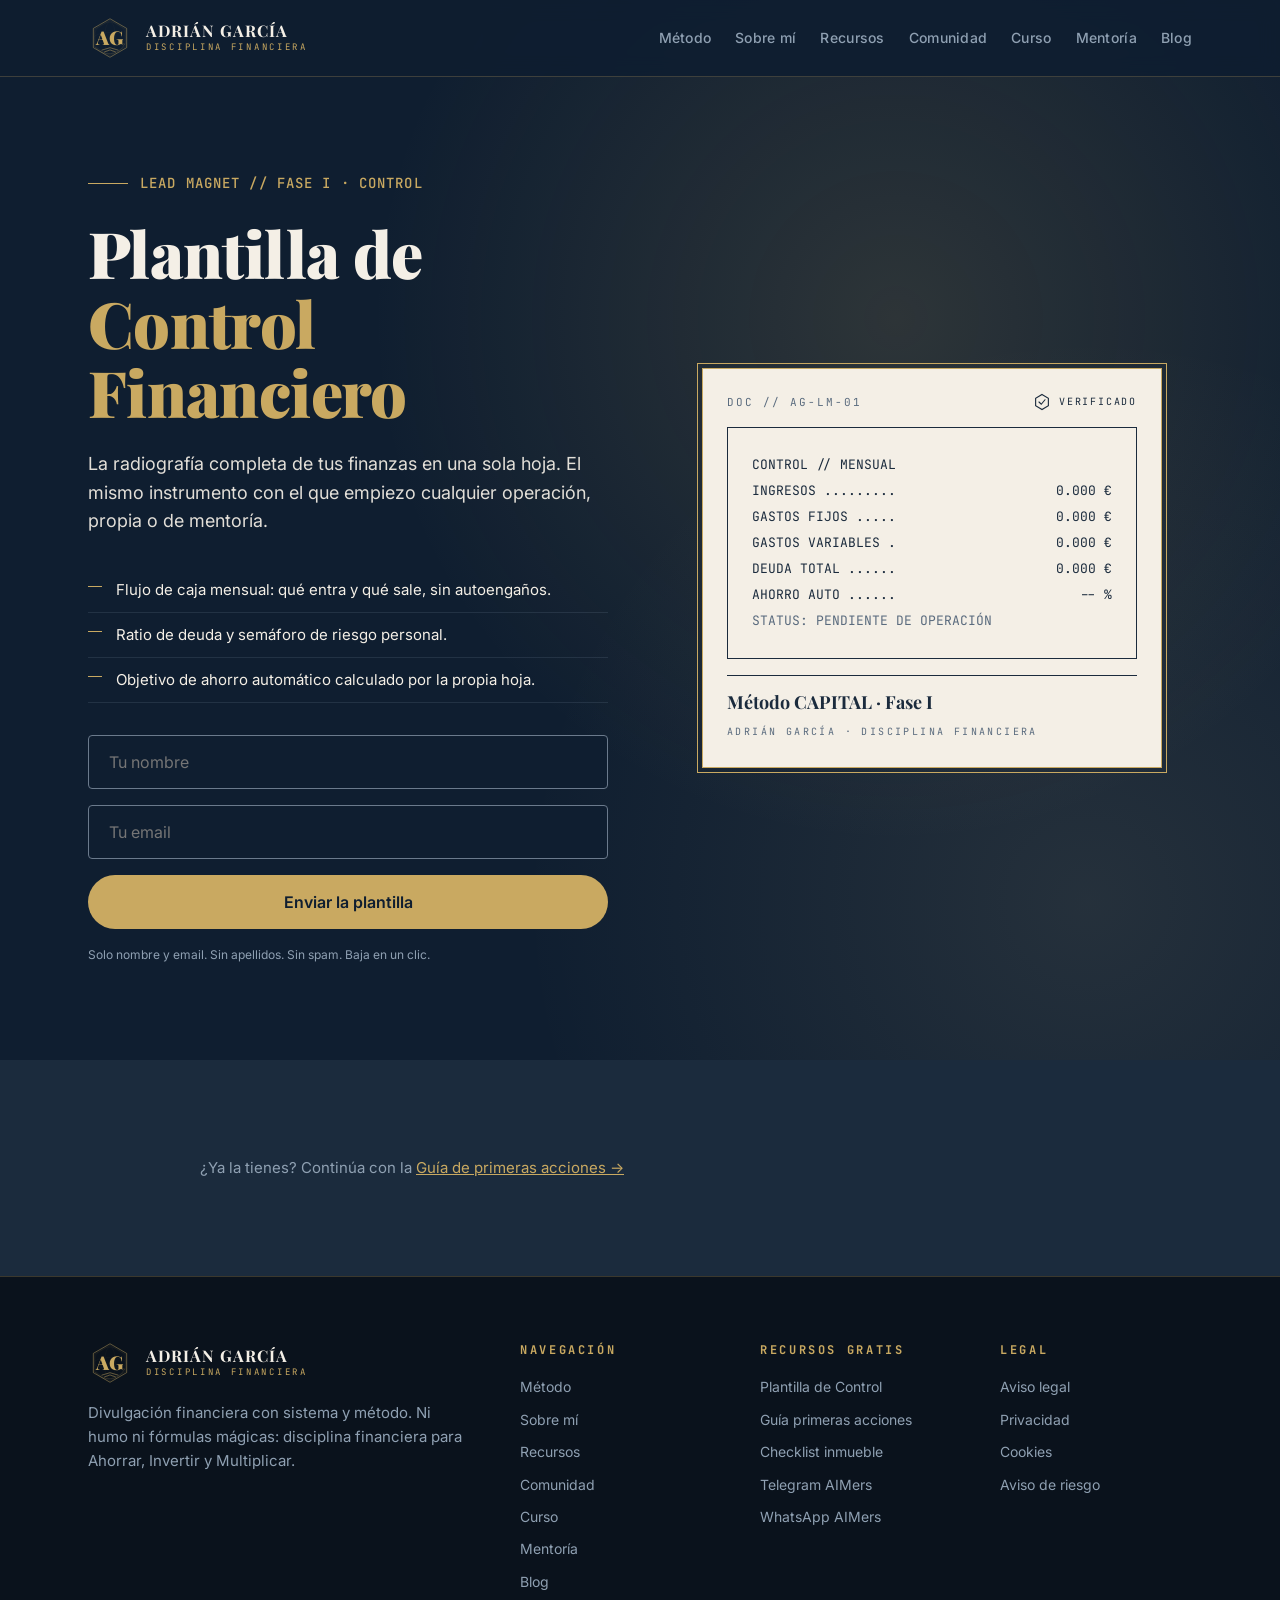
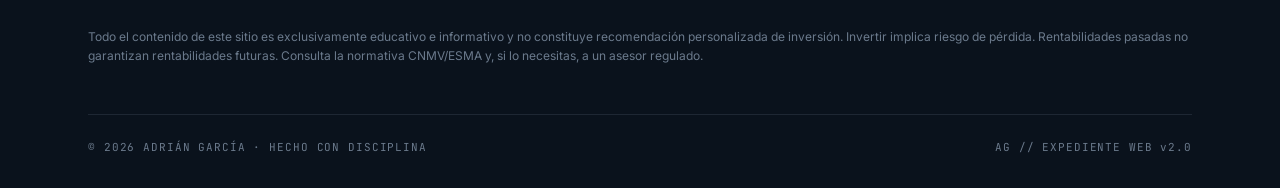
<file: lead-magnet-presupuesto.html>
<!DOCTYPE html><html lang="es"><head><meta charset="UTF-8"><meta name="viewport" content="width=device-width,initial-scale=1">
<title>Plantilla de Control Financiero gratis | Adrián García</title>
<meta name="description" content="Descarga gratis la Plantilla de Control Financiero del Método CAPITAL. Solo nombre y email.">
<meta name="robots" content="noindex,follow"><!-- LP de conversión: evitar indexación duplicada si se desea -->
<link rel="icon" href="assets/logo.svg"><link rel="preconnect" href="https://fonts.googleapis.com"><link rel="preconnect" href="https://fonts.gstatic.com" crossorigin>
<link href="https://fonts.googleapis.com/css2?family=Playfair+Display:wght@400;700;900&family=Inter:wght@400;500;600;700&family=JetBrains+Mono:wght@400;500;700&display=swap" rel="stylesheet">
<link rel="stylesheet" href="css/tokens.css"><link rel="stylesheet" href="css/style.css"></head>
<body><main>
<section class="hero bg-deep glow hex-dark" style="padding-bottom:var(--s96)"><div class="container split">
  <div class="rv"><p class="kicker mono">Lead magnet // Fase I · Control</p>
    <h1>Plantilla de <span class="gold">Control Financiero</span></h1>
    <p class="lead-sub">La radiografía completa de tus finanzas en una sola hoja. El mismo instrumento con el que empiezo cualquier operación, propia o de mentoría.</p>
    <ul class="clean mt32">
      <li>Flujo de caja mensual: qué entra y qué sale, sin autoengaños.</li>
      <li>Ratio de deuda y semáforo de riesgo personal.</li>
      <li>Objetivo de ahorro automático calculado por la propia hoja.</li></ul>
    <form class="ag-form" data-lm="plantilla-control">
      <input type="text" name="nombre" placeholder="Tu nombre" required autocomplete="given-name">
      <input type="email" name="email" placeholder="Tu email" required autocomplete="email">
      <button class="btn btn-gold" type="submit">Enviar la plantilla</button>
      <p class="privacy">Solo nombre y email. Sin apellidos. Sin spam. Baja en un clic.</p>
    </form>
    <div class="form-ok">RECIBIDO // Revisa tu bandeja. La Plantilla de Control va de camino.</div>
  </div>
  <div class="rv"><figure class="dossier" style="margin:0 auto">
    <div class="dossier-top"><span>Doc // AG-LM-01</span><span class="seal"><svg viewBox="0 0 48 48" fill="none" stroke="#1B2B3D" stroke-width="3" stroke-linecap="round"><path d="M24 4 41 14v20L24 44 7 34V14z"/><path d="M16 24l6 6 10-12"/></svg>Verificado</span></div>
    <div style="border:1px solid var(--ag-navy);padding:24px;font-family:var(--f-mono);font-size:13px;color:var(--ag-navy);line-height:2">
      CONTROL // MENSUAL<br>INGRESOS ......... <span style="float:right">0.000 €</span><br>GASTOS FIJOS ..... <span style="float:right">0.000 €</span><br>GASTOS VARIABLES . <span style="float:right">0.000 €</span><br>DEUDA TOTAL ...... <span style="float:right">0.000 €</span><br>AHORRO AUTO ...... <span style="float:right">-- %</span><br><span style="color:var(--ag-slate-2)">STATUS: PENDIENTE DE OPERACIÓN</span></div>
    <figcaption class="dossier-bottom"><span class="n">Método CAPITAL · Fase I</span><br><span class="r">ADRIÁN GARCÍA · DISCIPLINA FINANCIERA</span></figcaption></figure></div>
</div></section>
<section class="bg-navy center"><div class="container rv"><p class="muted">¿Ya la tienes? Continúa con la <a class="gold" href="lead-magnet-acciones.html">Guía de primeras acciones →</a></p></div></section>
</main><script src="js/main.js" defer></script></body></html>
</file>
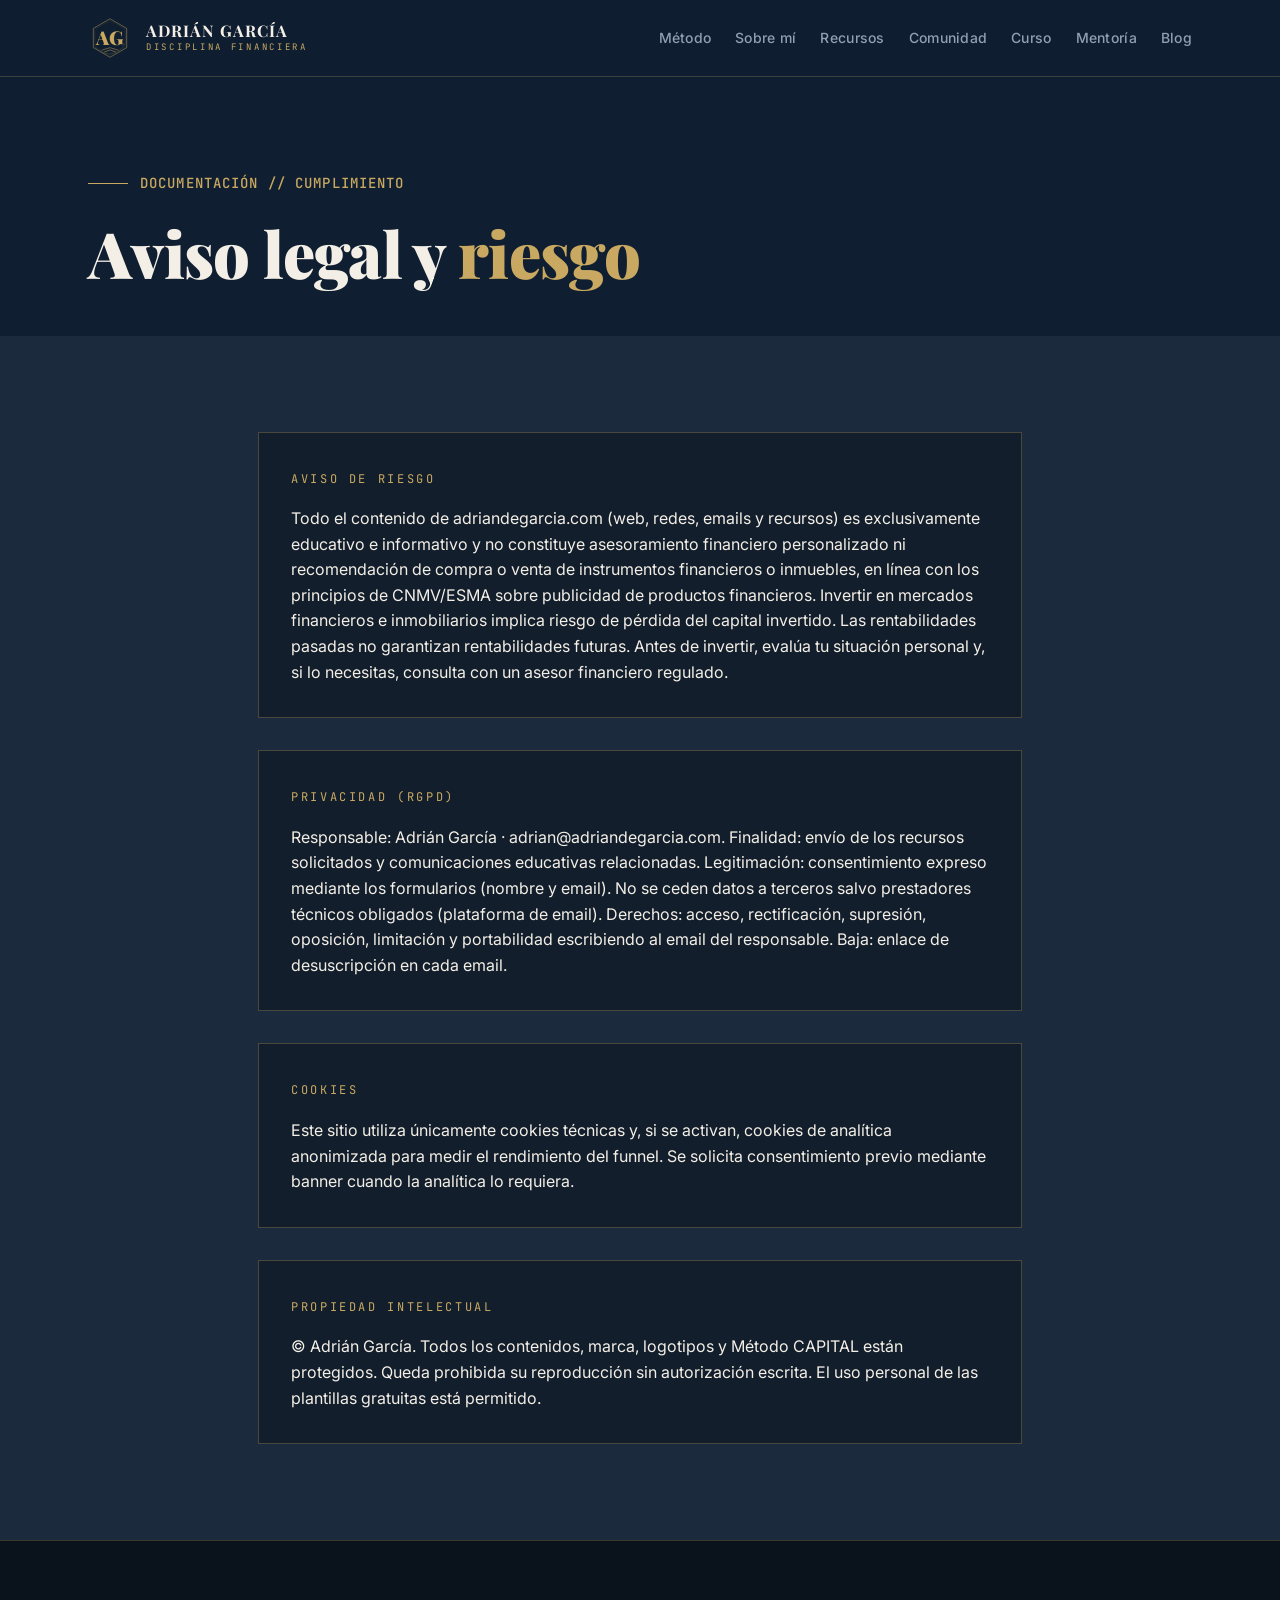
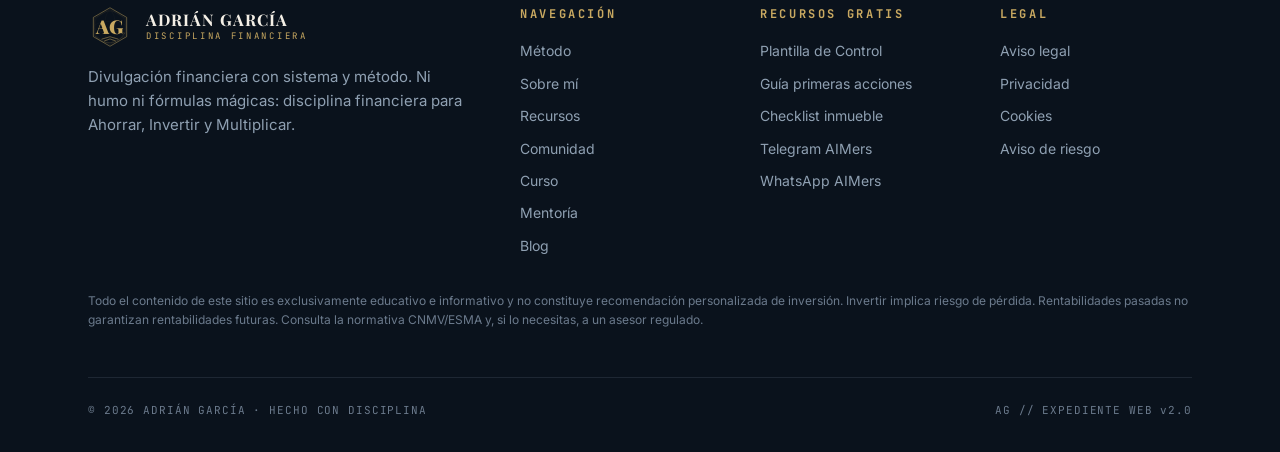
<file: legal.html>
<!DOCTYPE html><html lang="es"><head><meta charset="UTF-8"><meta name="viewport" content="width=device-width,initial-scale=1">
<title>Aviso legal, privacidad y riesgo | Adrián García</title>
<meta name="description" content="Aviso legal, política de privacidad, cookies y aviso de riesgo de adriandegarcia.com.">
<link rel="icon" href="assets/logo.svg"><link rel="preconnect" href="https://fonts.googleapis.com"><link rel="preconnect" href="https://fonts.gstatic.com" crossorigin>
<link href="https://fonts.googleapis.com/css2?family=Playfair+Display:wght@400;700;900&family=Inter:wght@400;500;600;700&family=JetBrains+Mono:wght@400;500;700&display=swap" rel="stylesheet">
<link rel="stylesheet" href="css/tokens.css"><link rel="stylesheet" href="css/style.css"></head>
<body><main>
<section class="hero bg-deep" style="padding-bottom:var(--s48)"><div class="container">
  <p class="kicker mono">Documentación // Cumplimiento</p><h1>Aviso legal y <span class="gold">riesgo</span></h1></div></section>
<section class="bg-navy"><div class="container" style="max-width:860px">
  <div class="briefing rv" id="riesgo"><span class="tag">AVISO DE RIESGO</span>
    <p class="mt16">Todo el contenido de adriandegarcia.com (web, redes, emails y recursos) es exclusivamente educativo e informativo y no constituye asesoramiento financiero personalizado ni recomendación de compra o venta de instrumentos financieros o inmuebles, en línea con los principios de CNMV/ESMA sobre publicidad de productos financieros. Invertir en mercados financieros e inmobiliarios implica riesgo de pérdida del capital invertido. Las rentabilidades pasadas no garantizan rentabilidades futuras. Antes de invertir, evalúa tu situación personal y, si lo necesitas, consulta con un asesor financiero regulado.</p></div>
  <div class="briefing rv mt32" id="privacidad"><span class="tag">PRIVACIDAD (RGPD)</span>
    <p class="mt16">Responsable: Adrián García · adrian@adriandegarcia.com. Finalidad: envío de los recursos solicitados y comunicaciones educativas relacionadas. Legitimación: consentimiento expreso mediante los formularios (nombre y email). No se ceden datos a terceros salvo prestadores técnicos obligados (plataforma de email). Derechos: acceso, rectificación, supresión, oposición, limitación y portabilidad escribiendo al email del responsable. Baja: enlace de desuscripción en cada email.</p></div>
  <div class="briefing rv mt32" id="cookies"><span class="tag">COOKIES</span>
    <p class="mt16">Este sitio utiliza únicamente cookies técnicas y, si se activan, cookies de analítica anonimizada para medir el rendimiento del funnel. Se solicita consentimiento previo mediante banner cuando la analítica lo requiera.</p></div>
  <div class="briefing rv mt32"><span class="tag">PROPIEDAD INTELECTUAL</span>
    <p class="mt16">© Adrián García. Todos los contenidos, marca, logotipos y Método CAPITAL están protegidos. Queda prohibida su reproducción sin autorización escrita. El uso personal de las plantillas gratuitas está permitido.</p></div>
</div></section>
</main><script src="js/main.js" defer></script></body></html>
</file>
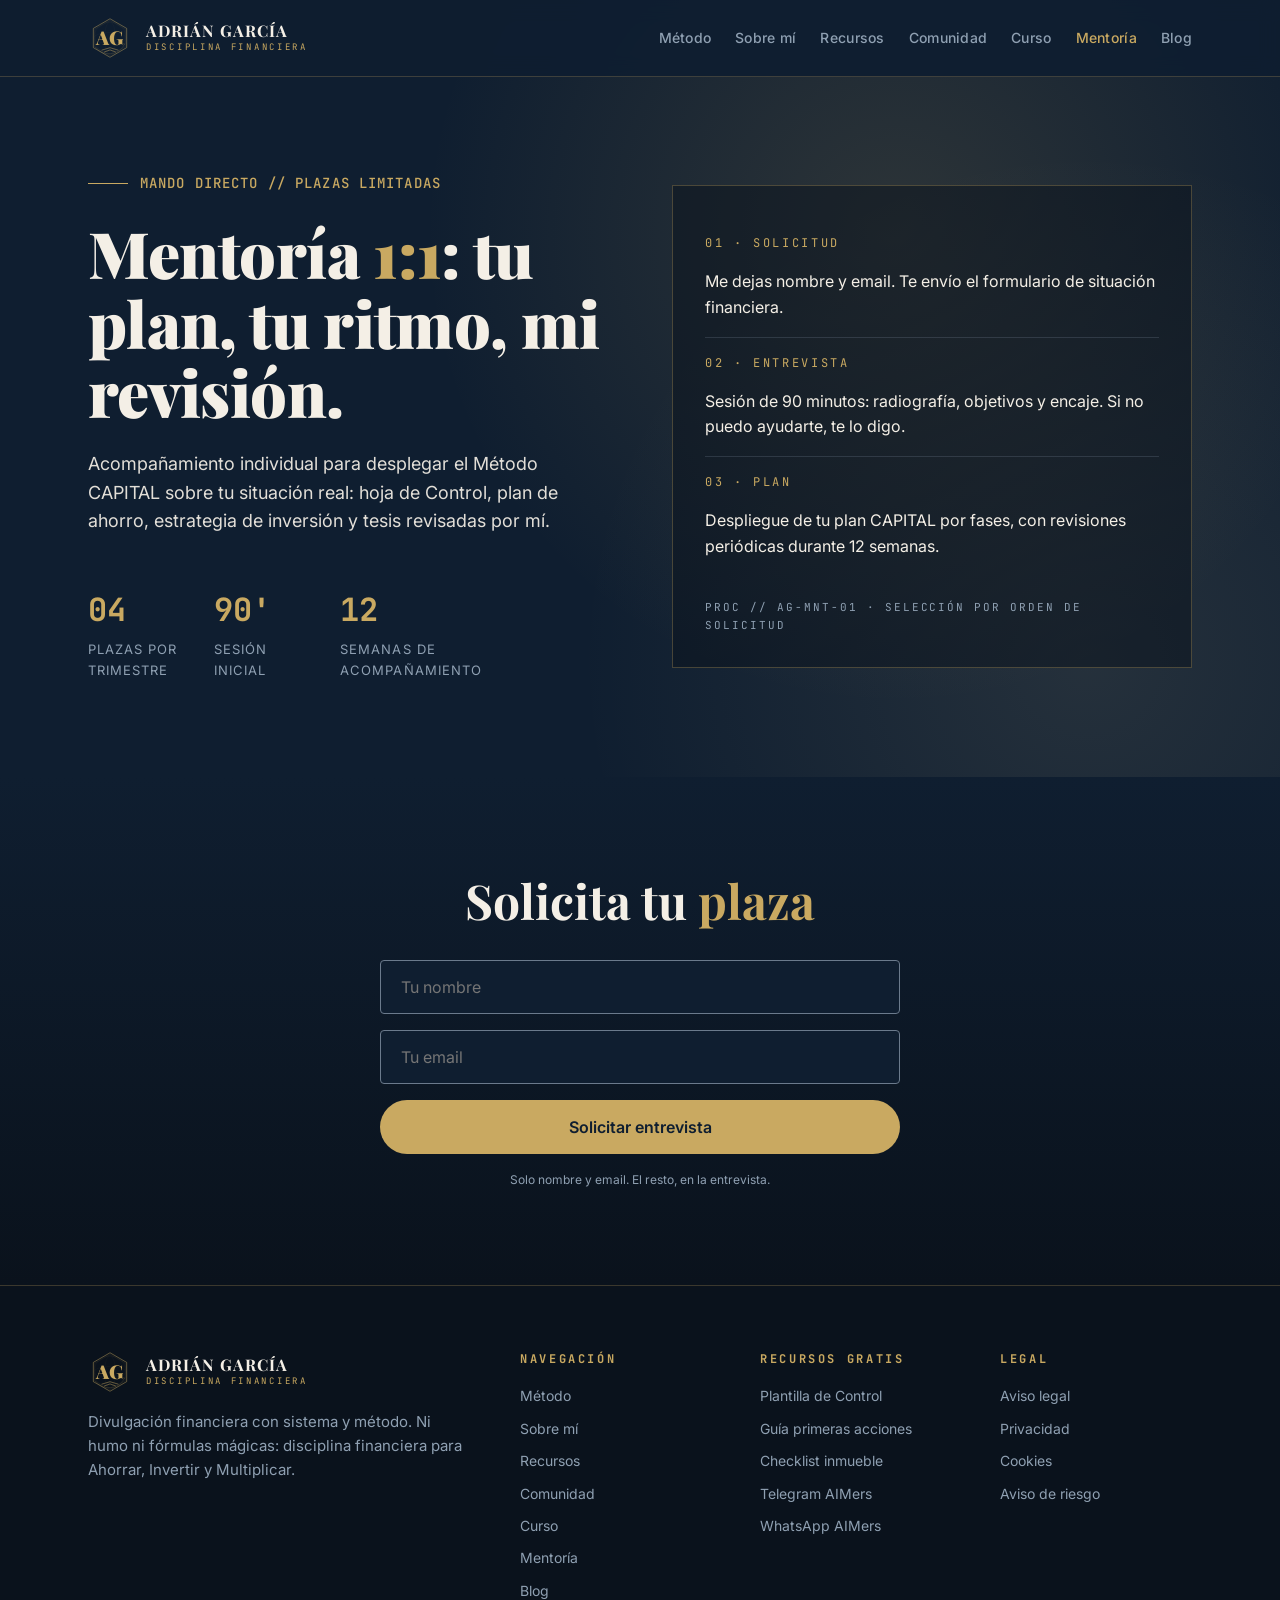
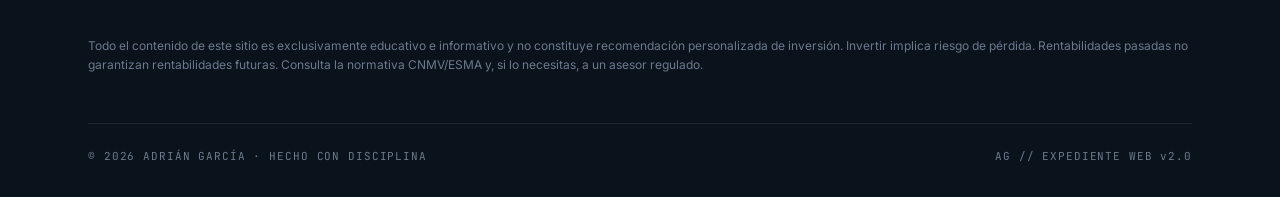
<file: mentoria-1a1.html>
<!DOCTYPE html><html lang="es"><head><meta charset="UTF-8"><meta name="viewport" content="width=device-width,initial-scale=1">
<title>Mentoría 1:1 con Adrián García — Plazas limitadas</title>
<meta name="description" content="Mentoría individual 1:1 para desplegar tu plan CAPITAL con acompañamiento personal. Plazas limitadas.">
<link rel="icon" href="assets/logo.svg"><link rel="preconnect" href="https://fonts.googleapis.com"><link rel="preconnect" href="https://fonts.gstatic.com" crossorigin>
<link href="https://fonts.googleapis.com/css2?family=Playfair+Display:wght@400;700;900&family=Inter:wght@400;500;600;700&family=JetBrains+Mono:wght@400;500;700&display=swap" rel="stylesheet">
<link rel="stylesheet" href="css/tokens.css"><link rel="stylesheet" href="css/style.css"></head>
<body><main>
<section class="hero bg-deep glow"><div class="container split">
  <div class="rv"><p class="kicker mono">Mando directo // Plazas limitadas</p>
    <h1>Mentoría <span class="gold">1:1</span>: tu plan, tu ritmo, mi revisión.</h1>
    <p class="lead-sub">Acompañamiento individual para desplegar el Método CAPITAL sobre tu situación real: hoja de Control, plan de ahorro, estrategia de inversión y tesis revisadas por mí.</p>
    <div class="databar" style="margin-top:48px;border-top:0;padding-top:0">
      <div><div class="num">04</div><div class="lbl">Plazas por trimestre</div></div>
      <div><div class="num">90'</div><div class="lbl">Sesión inicial</div></div>
      <div><div class="num">12</div><div class="lbl">Semanas de acompañamiento</div></div></div></div>
  <div class="rv"><div class="briefing">
    <div class="row"><span class="tag">01 · SOLICITUD</span><p>Me dejas nombre y email. Te envío el formulario de situación financiera.</p></div>
    <div class="row"><span class="tag">02 · ENTREVISTA</span><p>Sesión de 90 minutos: radiografía, objetivos y encaje. Si no puedo ayudarte, te lo digo.</p></div>
    <div class="row"><span class="tag">03 · PLAN</span><p>Despliegue de tu plan CAPITAL por fases, con revisiones periódicas durante 12 semanas.</p></div>
    <p class="doc mt24">PROC // AG-MNT-01 · SELECCIÓN POR ORDEN DE SOLICITUD</p></div></div>
</div></section>

<section class="bg-smoke center"><div class="container rv" style="max-width:760px">
  <h2>Solicita tu <span class="gold">plaza</span></h2>
  <form class="ag-form" data-lm="mentoria-1a1" style="max-width:520px;margin:32px auto 0">
    <input type="text" name="nombre" placeholder="Tu nombre" required autocomplete="given-name">
    <input type="email" name="email" placeholder="Tu email" required autocomplete="email">
    <button class="btn btn-gold" type="submit">Solicitar entrevista</button>
    <p class="privacy">Solo nombre y email. El resto, en la entrevista.</p>
  </form>
  <div class="form-ok">SOLICITUD REGISTRADA // Te contacto por email en 48–72 h.</div>
</div></section>
</main><script src="js/main.js" defer></script></body></html>
</file>
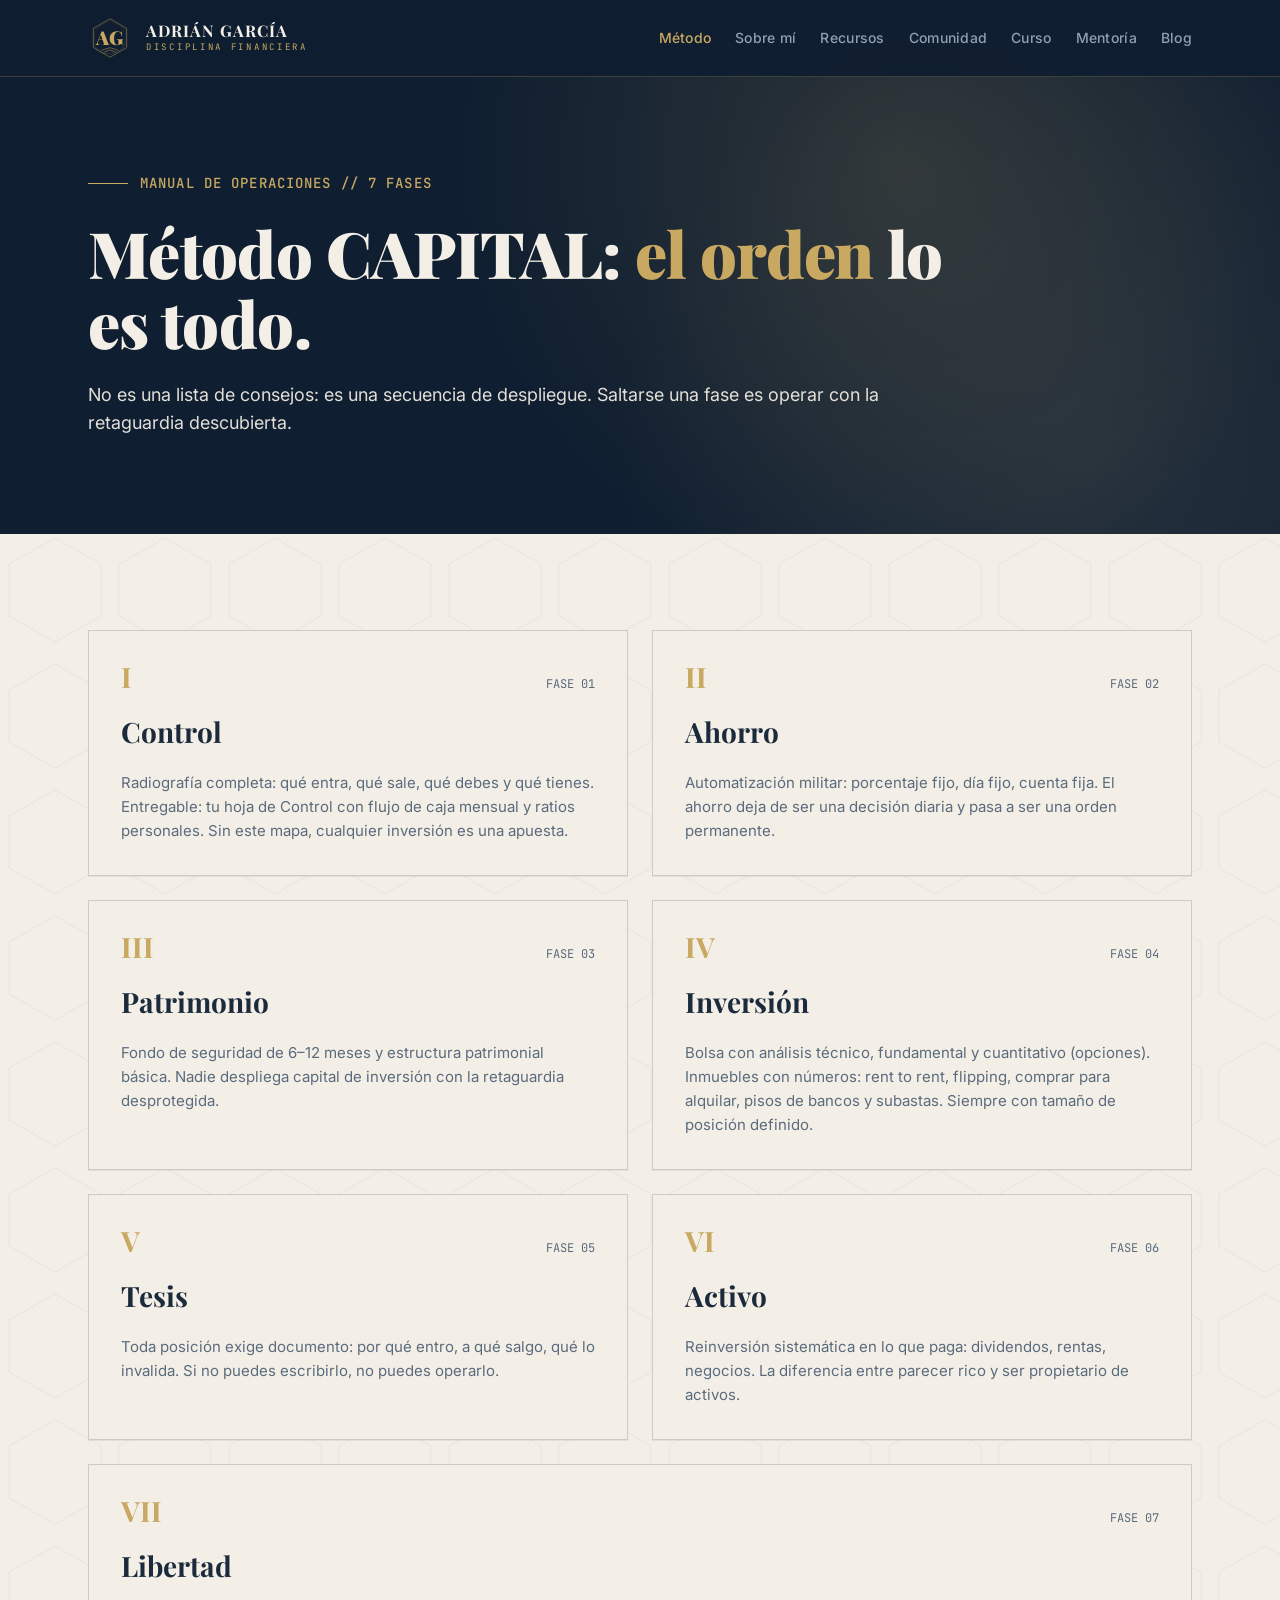
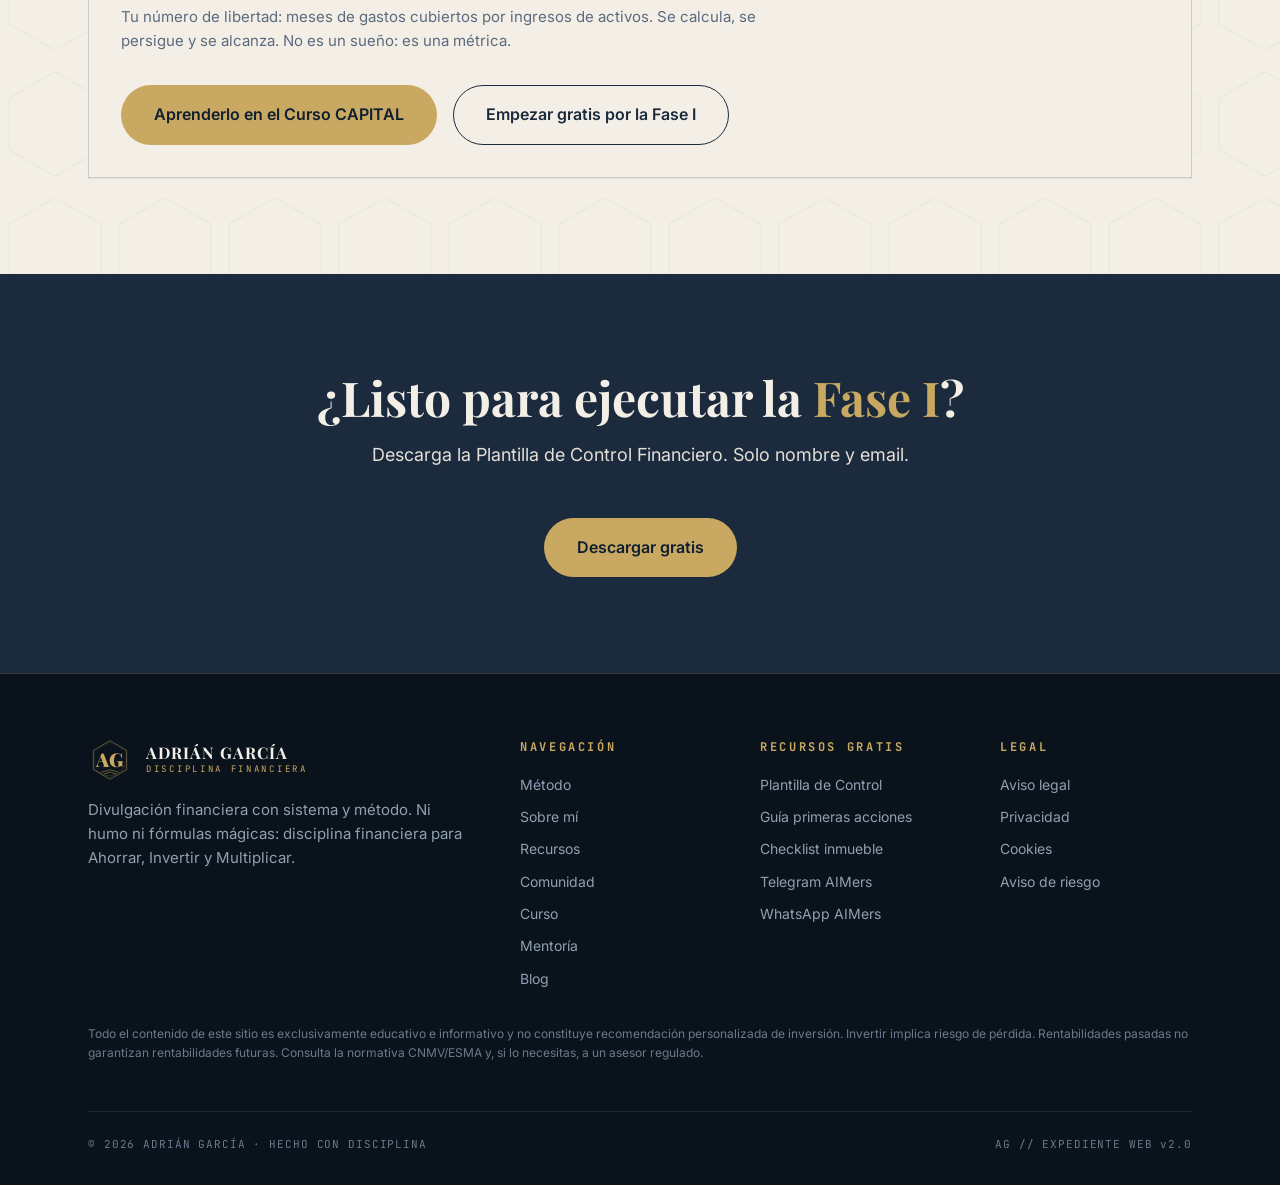
<file: metodo-capital.html>
<!DOCTYPE html><html lang="es"><head><meta charset="UTF-8"><meta name="viewport" content="width=device-width,initial-scale=1">
<title>Método CAPITAL — Control, Ahorro, Patrimonio, Inversión, Tesis, Activo y Libertad | Adrián García</title>
<meta name="description" content="El Método CAPITAL de Adrián García: 7 fases para construir patrimonio con disciplina financiera. Sin humo ni fórmulas mágicas.">
<link rel="icon" href="assets/logo.svg"><link rel="preconnect" href="https://fonts.googleapis.com"><link rel="preconnect" href="https://fonts.gstatic.com" crossorigin>
<link href="https://fonts.googleapis.com/css2?family=Playfair+Display:wght@400;700;900&family=Inter:wght@400;500;600;700&family=JetBrains+Mono:wght@400;500;700&display=swap" rel="stylesheet">
<link rel="stylesheet" href="css/tokens.css"><link rel="stylesheet" href="css/style.css"></head>
<body><main>
<section class="hero bg-deep glow hex-dark"><div class="container">
  <p class="kicker mono">Manual de operaciones // 7 fases</p>
  <h1 style="max-width:900px">Método CAPITAL: <span class="gold">el orden</span> lo es todo.</h1>
  <p class="lead-sub">No es una lista de consejos: es una secuencia de despliegue. Saltarse una fase es operar con la retaguardia descubierta.</p>
</div></section>

<section class="bg-cream hex-cream on-cream"><div class="container grid g2">
  <div class="card rv"><div class="top"><span class="numeral">I</span><span class="mono" style="color:var(--ag-slate-2);font-size:12px">FASE 01</span></div><h3>Control</h3><p class="mt16">Radiografía completa: qué entra, qué sale, qué debes y qué tienes. Entregable: tu hoja de Control con flujo de caja mensual y ratios personales. Sin este mapa, cualquier inversión es una apuesta.</p></div>
  <div class="card rv"><div class="top"><span class="numeral">II</span><span class="mono" style="color:var(--ag-slate-2);font-size:12px">FASE 02</span></div><h3>Ahorro</h3><p class="mt16">Automatización militar: porcentaje fijo, día fijo, cuenta fija. El ahorro deja de ser una decisión diaria y pasa a ser una orden permanente.</p></div>
  <div class="card rv"><div class="top"><span class="numeral">III</span><span class="mono" style="color:var(--ag-slate-2);font-size:12px">FASE 03</span></div><h3>Patrimonio</h3><p class="mt16">Fondo de seguridad de 6–12 meses y estructura patrimonial básica. Nadie despliega capital de inversión con la retaguardia desprotegida.</p></div>
  <div class="card rv"><div class="top"><span class="numeral">IV</span><span class="mono" style="color:var(--ag-slate-2);font-size:12px">FASE 04</span></div><h3>Inversión</h3><p class="mt16">Bolsa con análisis técnico, fundamental y cuantitativo (opciones). Inmuebles con números: rent to rent, flipping, comprar para alquilar, pisos de bancos y subastas. Siempre con tamaño de posición definido.</p></div>
  <div class="card rv"><div class="top"><span class="numeral">V</span><span class="mono" style="color:var(--ag-slate-2);font-size:12px">FASE 05</span></div><h3>Tesis</h3><p class="mt16">Toda posición exige documento: por qué entro, a qué salgo, qué lo invalida. Si no puedes escribirlo, no puedes operarlo.</p></div>
  <div class="card rv"><div class="top"><span class="numeral">VI</span><span class="mono" style="color:var(--ag-slate-2);font-size:12px">FASE 06</span></div><h3>Activo</h3><p class="mt16">Reinversión sistemática en lo que paga: dividendos, rentas, negocios. La diferencia entre parecer rico y ser propietario de activos.</p></div>
  <div class="card rv" style="grid-column:1/-1"><div class="top"><span class="numeral">VII</span><span class="mono" style="color:var(--ag-slate-2);font-size:12px">FASE 07</span></div><h3>Libertad</h3><p class="mt16">Tu número de libertad: meses de gastos cubiertos por ingresos de activos. Se calcula, se persigue y se alcanza. No es un sueño: es una métrica.</p>
  <div class="mt32" style="display:flex;gap:16px;flex-wrap:wrap"><a class="btn btn-gold" href="curso-capital.html">Aprenderlo en el Curso CAPITAL</a><a class="btn btn-ghost" href="lead-magnet-presupuesto.html">Empezar gratis por la Fase I</a></div></div>
</div></section>

<section class="bg-navy center"><div class="container rv">
  <h2>¿Listo para ejecutar la <span class="gold">Fase I</span>?</h2>
  <p class="lead-sub" style="margin:16px auto 0">Descarga la Plantilla de Control Financiero. Solo nombre y email.</p>
  <div class="hero-ctas" style="justify-content:center"><a class="btn btn-gold" href="lead-magnet-presupuesto.html">Descargar gratis</a></div>
</div></section>
</main><script src="js/main.js" defer></script></body></html>
</file>
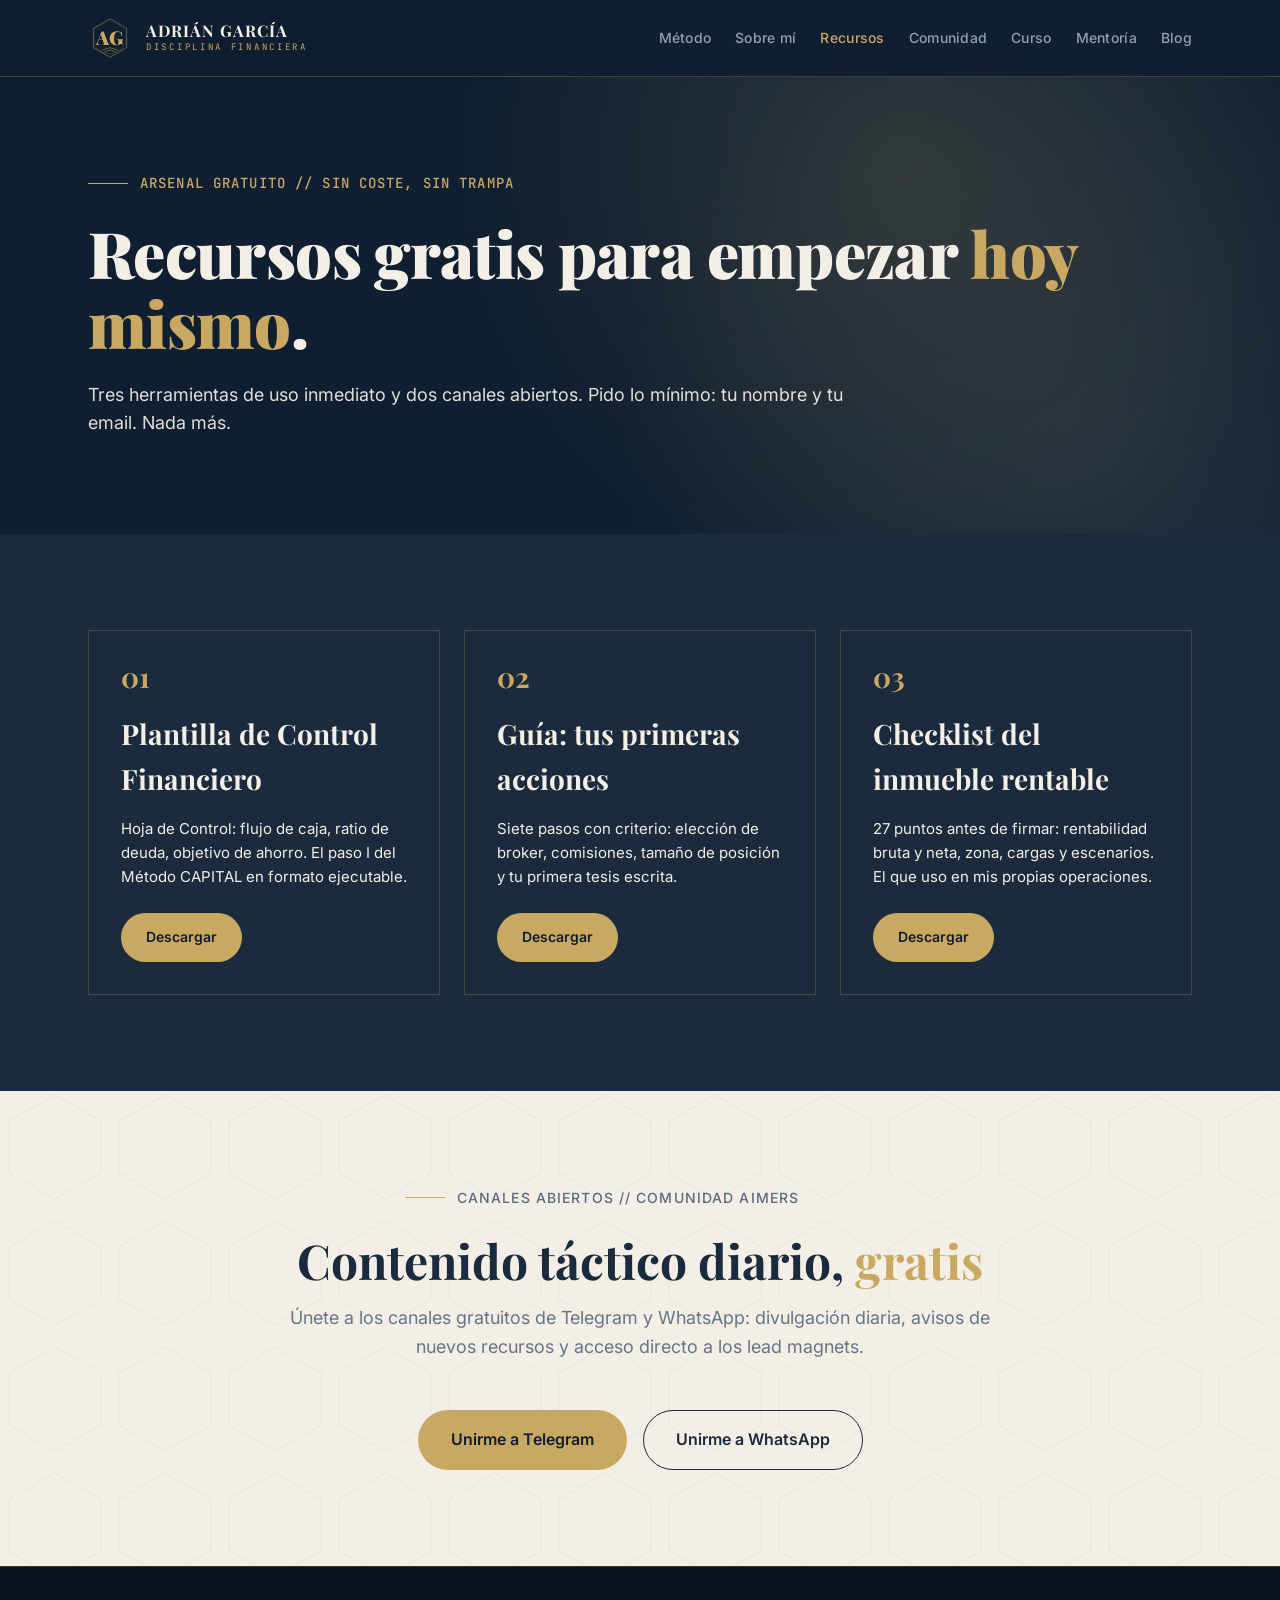
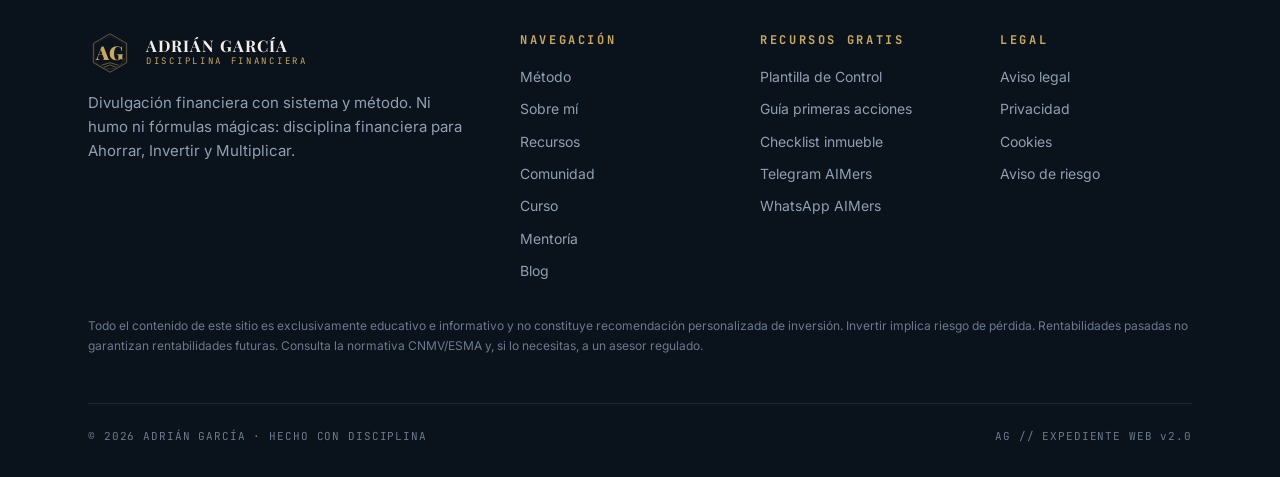
<file: recursos-gratis.html>
<!DOCTYPE html><html lang="es"><head><meta charset="UTF-8"><meta name="viewport" content="width=device-width,initial-scale=1">
<title>Recursos gratis — Lead Magnets y comunidad AIMers | Adrián García</title>
<meta name="description" content="Plantillas y guías gratuitas de finanzas personales, bolsa e inmuebles. Solo nombre y email. Acceso a Telegram y WhatsApp AIMers.">
<link rel="icon" href="assets/logo.svg"><link rel="preconnect" href="https://fonts.googleapis.com"><link rel="preconnect" href="https://fonts.gstatic.com" crossorigin>
<link href="https://fonts.googleapis.com/css2?family=Playfair+Display:wght@400;700;900&family=Inter:wght@400;500;600;700&family=JetBrains+Mono:wght@400;500;700&display=swap" rel="stylesheet">
<link rel="stylesheet" href="css/tokens.css"><link rel="stylesheet" href="css/style.css"></head>
<body><main>
<section class="hero bg-deep glow hex-dark"><div class="container">
  <p class="kicker mono">Arsenal gratuito // Sin coste, sin trampa</p>
  <h1>Recursos gratis para empezar <span class="gold">hoy mismo</span>.</h1>
  <p class="lead-sub">Tres herramientas de uso inmediato y dos canales abiertos. Pido lo mínimo: tu nombre y tu email. Nada más.</p>
</div></section>

<section class="bg-navy"><div class="container grid g3">
  <div class="card rv"><span class="numeral">01</span><h3 class="mt16">Plantilla de Control Financiero</h3><p class="mt16">Hoja de Control: flujo de caja, ratio de deuda, objetivo de ahorro. El paso I del Método CAPITAL en formato ejecutable.</p><a class="btn btn-gold btn-sm mt24" href="lead-magnet-presupuesto.html">Descargar</a></div>
  <div class="card rv"><span class="numeral">02</span><h3 class="mt16">Guía: tus primeras acciones</h3><p class="mt16">Siete pasos con criterio: elección de broker, comisiones, tamaño de posición y tu primera tesis escrita.</p><a class="btn btn-gold btn-sm mt24" href="lead-magnet-acciones.html">Descargar</a></div>
  <div class="card rv"><span class="numeral">03</span><h3 class="mt16">Checklist del inmueble rentable</h3><p class="mt16">27 puntos antes de firmar: rentabilidad bruta y neta, zona, cargas y escenarios. El que uso en mis propias operaciones.</p><a class="btn btn-gold btn-sm mt24" href="lead-magnet-inmuebles.html">Descargar</a></div>
</div></section>

<section class="bg-cream hex-cream on-cream center"><div class="container rv" style="max-width:820px">
  <p class="kicker" style="justify-content:center">Canales abiertos // Comunidad AIMers</p>
  <h2>Contenido táctico diario, <span class="gold">gratis</span></h2>
  <p class="lead-sub mt24" style="margin:16px auto 0">Únete a los canales gratuitos de Telegram y WhatsApp: divulgación diaria, avisos de nuevos recursos y acceso directo a los lead magnets.</p>
  <div class="hero-ctas" style="justify-content:center"><a class="btn btn-gold" href="https://t.me/adriandegarcia" rel="noopener">Unirme a Telegram</a><a class="btn btn-ghost" href="https://whatsapp.com/channel/adriandegarcia" rel="noopener">Unirme a WhatsApp</a></div>
</div></section>
</main><script src="js/main.js" defer></script></body></html>
</file>
<file: css/tokens.css>
/* ============================================================
   ADRIANDEGARCIA — DESIGN TOKENS (fuente de verdad · Manual v1.0)
   ============================================================ */
:root{
  /* Paleta principal */
  --ag-navy:#1B2B3D;        /* base estructural 70% */
  --ag-navy-deep:#0F1E30;   /* fondo principal */
  --ag-gold:#C9A961;        /* acento ≤10% · satinado */
  --ag-cream:#F4EFE6;       /* fondo claro editorial */
  --ag-champagne:#E8D4A0;   /* brillos 60–80% */
  /* Secundarios */
  --ag-smoke:#0A121C;
  --ag-navy-mid:#2C4060;
  --ag-slate:#6B7A8C;
  --ag-slate-2:#5A6B7E;
  --ag-slate-light:#8FA0B2;
  --ag-white:#FFFFFF;
  --ag-copper:#B87333;      /* reserva A/B — NO usar sin test */
  --ag-olive:#4A5F4F;       /* reserva */
  /* Tipografías */
  --f-display:'Playfair Display',Georgia,serif;
  --f-body:'Inter',system-ui,sans-serif;
  --f-mono:'JetBrains Mono',ui-monospace,monospace;
  /* Degradados oficiales */
  --g-sweep:linear-gradient(135deg,#0F1E30 0%,#1B2B3D 45%,#2C4060 70%,#C9A961 100%);
  --g-depth:linear-gradient(180deg,#0F1E30 0%,#0A121C 100%);
  --g-glow:radial-gradient(circle at 70% 30%,rgba(201,169,97,.16) 0%,transparent 45%);
  --g-halo:radial-gradient(circle at 85% 85%,rgba(232,212,160,.10) 0%,transparent 40%);
  /* Espaciado (escala 8 × 1.5) */
  --s4:4px;--s8:8px;--s12:12px;--s16:16px;--s24:24px;--s32:32px;--s48:48px;--s64:64px;--s96:96px;--s128:128px;
  /* Layout */
  --maxw:1200px;--radius-pill:32px;
}
</file>
<file: css/style.css>
/* ============================================================
   ADRIANDEGARCIA — SISTEMA VISUAL "EL DESPACHO DEL OFICIAL"
   Navy ≥70% · Neutros 25% · Dorado ≤10% · WCAG AA
   ============================================================ */
*,*::before,*::after{margin:0;padding:0;box-sizing:border-box}
html{scroll-behavior:smooth}
@media(prefers-reduced-motion:reduce){html{scroll-behavior:auto}*,*::before,*::after{animation:none!important;transition:none!important}}
body{font-family:var(--f-body);font-size:16px;line-height:1.6;background:var(--ag-navy-deep);color:var(--ag-cream);-webkit-font-smoothing:antialiased}
img{max-width:100%;display:block}
a{color:inherit}
.container{max-width:var(--maxw);margin:0 auto;padding:0 var(--s24)}
@media(min-width:900px){.container{padding:0 var(--s48)}}

/* ---------- Tipografía ---------- */
h1,h2,.display{font-family:var(--f-display);color:var(--ag-cream)}
h1{font-weight:900;font-size:clamp(40px,6vw,64px);line-height:1.08;letter-spacing:-.01em}
h2{font-weight:700;font-size:clamp(30px,4vw,48px);line-height:1.15}
h3{font-family:var(--f-display);font-weight:700;font-size:clamp(20px,2.4vw,28px)}
p{max-width:72ch}
.kicker{font-family:var(--f-body);font-weight:500;font-size:14px;text-transform:uppercase;letter-spacing:.08em;color:var(--ag-gold);display:flex;align-items:center;gap:12px;margin-bottom:var(--s24)}
.kicker::before{content:"";width:40px;height:1px;background:var(--ag-gold)}
.on-cream .kicker{color:var(--ag-slate-2)}
.on-cream .kicker::before{background:var(--ag-gold)}
.on-cream h2,.on-cream h3{color:var(--ag-navy)}
.on-cream p{color:var(--ag-navy)}
.on-cream .lead-sub{color:var(--ag-slate-2)}
.gold{color:var(--ag-gold)}
.mono{font-family:var(--f-mono);font-variant-numeric:tabular-nums}
.numeral{font-family:var(--f-display);font-weight:700;color:var(--ag-gold);font-size:28px;line-height:1}
.lead-sub{font-size:18px;color:var(--ag-cream);opacity:.92;margin-top:var(--s24)}
.muted{color:var(--ag-slate-light);font-size:15px}
.on-cream .muted{color:var(--ag-slate-2)}

/* ---------- Botones ---------- */
.btn{display:inline-flex;align-items:center;justify-content:center;gap:10px;font-family:var(--f-body);font-weight:600;font-size:16px;text-decoration:none;border-radius:var(--radius-pill);padding:16px 32px;border:1px solid transparent;cursor:pointer;transition:transform .2s ease,box-shadow .2s ease,background .2s ease}
.btn-gold{background:var(--ag-gold);color:var(--ag-navy-deep)}
.btn-gold:hover{background:var(--ag-champagne);transform:translateY(-2px)}
.btn-ghost{border-color:var(--ag-slate-light);color:var(--ag-cream);background:transparent}
.btn-ghost:hover{border-color:var(--ag-gold);color:var(--ag-gold)}
.on-cream .btn-ghost{border-color:var(--ag-navy);color:var(--ag-navy)}
.on-cream .btn-ghost:hover{border-color:var(--ag-gold);color:var(--ag-navy)}
.btn-sm{padding:12px 24px;font-size:14px}

/* ---------- Header ---------- */
.ag-header{position:fixed;top:0;left:0;right:0;z-index:100;background:rgba(15,30,48,.92);backdrop-filter:blur(10px);border-bottom:1px solid rgba(201,169,97,.25)}
.header-inner{display:flex;align-items:center;gap:var(--s24);height:76px}
.brand{display:flex;align-items:center;gap:14px;text-decoration:none;margin-right:auto}
.brand svg{width:44px;height:44px;flex:none}
.brand-name{font-family:var(--f-display);font-weight:700;font-size:16px;letter-spacing:.06em;color:var(--ag-cream);display:block;line-height:1.1}
.brand-tag{font-family:var(--f-mono);font-size:9px;letter-spacing:.3em;color:var(--ag-gold);display:block}
.ag-nav{display:none;gap:var(--s24)}
.ag-nav a{font-size:14px;font-weight:500;text-decoration:none;color:var(--ag-slate-light);letter-spacing:.02em}
.ag-nav a:hover,.ag-nav a.active{color:var(--ag-gold)}
.nav-toggle{display:inline-flex;flex-direction:column;gap:5px;background:none;border:0;cursor:pointer;padding:8px}
.nav-toggle span{width:22px;height:2px;background:var(--ag-gold)}
@media(min-width:1080px){.ag-nav{display:flex}.nav-toggle{display:none}.header-cta{display:inline-flex}}
.header-cta{display:none}
.ag-nav.open{display:flex;position:absolute;top:76px;left:0;right:0;flex-direction:column;background:var(--ag-navy-deep);padding:var(--s24);border-bottom:1px solid rgba(201,169,97,.3)}
@media(min-width:1080px){.ag-nav.open{position:static;flex-direction:row;padding:0;border:0}}

/* ---------- Secciones / fondos ---------- */
section{padding:var(--s96) 0;position:relative}
@media(max-width:720px){section{padding:var(--s64) 0}}
.bg-deep{background:var(--ag-navy-deep)}
.bg-deep.glow{background-image:var(--g-glow),var(--g-halo)}
.bg-navy{background:var(--ag-navy)}
.bg-cream{background:var(--ag-cream)}
.bg-smoke{background:var(--g-depth)}
.hex-dark{background-image:url("data:image/svg+xml,%3Csvg xmlns='http://www.w3.org/2000/svg' width='110' height='126'%3E%3Cpath d='M55 4 101 30v52L55 108 9 82V30z' fill='none' stroke='%23C9A961' stroke-opacity='.05'/%3E%3C/svg%3E")}
.hex-cream{background-image:url("data:image/svg+xml,%3Csvg xmlns='http://www.w3.org/2000/svg' width='110' height='126'%3E%3Cpath d='M55 4 101 30v52L55 108 9 82V30z' fill='none' stroke='%231B2B3D' stroke-opacity='.06'/%3E%3C/svg%3E")}
.filete{border-top:1px solid var(--ag-gold);border-bottom:1px solid var(--ag-gold);height:5px;width:64px;margin:var(--s24) 0}
.sec-head{margin-bottom:var(--s64);max-width:820px}

/* ---------- Hero ---------- */
.hero{padding:calc(76px + var(--s96)) 0 var(--s96)}
.hero-grid{display:grid;gap:var(--s64);align-items:center}
@media(min-width:980px){.hero-grid{grid-template-columns:1.05fr .95fr}}
.hero-ctas{display:flex;flex-wrap:wrap;gap:var(--s16);margin-top:var(--s48)}
.hero-note{margin-top:var(--s24);font-family:var(--f-mono);font-size:12px;letter-spacing:.12em;color:var(--ag-slate-light);text-transform:uppercase}

/* Expediente (retrato sobre crema · blend multiply) */
.dossier{background:var(--ag-cream);border:1px solid var(--ag-gold);outline:1px solid var(--ag-gold);outline-offset:4px;padding:var(--s24);max-width:460px;margin-left:auto;position:relative}
.dossier-top{display:flex;justify-content:space-between;align-items:center;margin-bottom:var(--s16);font-family:var(--f-mono);font-size:11px;letter-spacing:.18em;color:var(--ag-slate-2);text-transform:uppercase}
.photo-paper img{mix-blend-mode:multiply;width:100%}
.photo-cut img{mix-blend-mode:normal} /* usar con PNG transparente sobre navy */
.dossier-bottom{margin-top:var(--s16);border-top:1px solid var(--ag-navy);padding-top:var(--s12)}
.dossier-bottom .n{font-family:var(--f-display);font-weight:700;color:var(--ag-navy);font-size:18px}
.dossier-bottom .r{font-family:var(--f-mono);font-size:10px;letter-spacing:.24em;color:var(--ag-slate-2)}
.seal{display:inline-flex;align-items:center;gap:8px;font-family:var(--f-mono);font-size:10px;letter-spacing:.18em;color:var(--ag-navy);text-transform:uppercase}
.seal svg{width:18px;height:18px}

/* ---------- Barra de datos ---------- */
.databar{border-top:1px solid rgba(201,169,97,.35);margin-top:var(--s96);padding-top:var(--s48);display:grid;grid-template-columns:repeat(2,1fr);gap:var(--s32)}
@media(min-width:900px){.databar{grid-template-columns:repeat(4,1fr)}}
.databar .num{font-family:var(--f-mono);font-weight:700;font-size:32px;color:var(--ag-gold);font-variant-numeric:tabular-nums}
.databar .lbl{font-size:13px;letter-spacing:.08em;text-transform:uppercase;color:var(--ag-slate-light);margin-top:4px}

/* ---------- Cards / grids ---------- */
.grid{display:grid;gap:var(--s24)}
.g2{grid-template-columns:1fr}.g3{grid-template-columns:1fr}
@media(min-width:760px){.g3{grid-template-columns:repeat(3,1fr)}.g2{grid-template-columns:repeat(2,1fr)}}
@media(min-width:760px) and (max-width:1020px){.g3{grid-template-columns:repeat(2,1fr)}}
.card{background:var(--ag-navy);border:1px solid rgba(201,169,97,.22);padding:var(--s32);position:relative;transition:transform .25s ease,border-color .25s ease}
.card:hover{transform:translateY(-4px);border-color:var(--ag-gold)}
.on-cream .card{background:var(--ag-cream);border:1px solid rgba(27,43,61,.18);box-shadow:0 1px 0 rgba(27,43,61,.08)}
.on-cream .card:hover{border-color:var(--ag-gold)}
.card .top{display:flex;justify-content:space-between;align-items:baseline;margin-bottom:var(--s16)}
.card p{font-size:15px}
.on-cream .card p{color:var(--ag-slate-2)}
.card .icon{width:32px;height:32px;margin-bottom:var(--s16)}
.galones{display:inline-flex;gap:4px}
.galones i{width:14px;height:8px;border-left:2px solid var(--ag-gold);border-top:2px solid var(--ag-gold);transform:skewX(-30deg) rotate(0deg);clip-path:polygon(0 100%,50% 0,100% 100%,50% 65%)}
.galones i{background:var(--ag-gold);border:0;clip-path:polygon(0 100%,50% 0,100% 100%,50% 62%)}
.galones i.off{opacity:.22}

/* ---------- Briefing táctico ---------- */
.briefing{border:1px solid rgba(201,169,97,.3);padding:var(--s32);background:rgba(10,18,28,.5)}
.briefing .row{display:grid;gap:var(--s16);padding:var(--s16) 0;border-top:1px solid rgba(143,160,178,.2)}
.briefing .row:first-of-type{border-top:0}
.briefing .tag{font-family:var(--f-mono);font-size:12px;letter-spacing:.22em;color:var(--ag-gold)}
.briefing .doc{font-family:var(--f-mono);font-size:11px;letter-spacing:.18em;color:var(--ag-slate-light)}

/* ---------- Formularios (SOLO nombre + email) ---------- */
.ag-form{display:grid;gap:var(--s16);margin-top:var(--s32)}
.ag-form input{font-family:var(--f-body);font-size:16px;padding:16px 20px;background:var(--ag-navy-deep);border:1px solid var(--ag-slate);color:var(--ag-cream);border-radius:4px}
.ag-form input:focus{outline:none;border-color:var(--ag-gold)}
.on-cream .ag-form input{background:var(--ag-white);border-color:var(--ag-slate);color:var(--ag-navy)}
.ag-form .privacy{font-size:12px;color:var(--ag-slate-light)}
.form-ok{display:none;border:1px solid var(--ag-gold);padding:var(--s24);font-family:var(--f-mono);font-size:14px;color:var(--ag-gold);letter-spacing:.06em;margin-top:var(--s24)}

/* ---------- Footer ---------- */
footer{background:var(--ag-smoke);padding:var(--s64) 0 var(--s32);border-top:1px solid rgba(201,169,97,.25)}
.foot-grid{display:grid;gap:var(--s48);grid-template-columns:1fr}
@media(min-width:900px){.foot-grid{grid-template-columns:2fr 1fr 1fr 1fr}}
.foot-grid h4{font-family:var(--f-mono);font-size:12px;letter-spacing:.22em;color:var(--ag-gold);text-transform:uppercase;margin-bottom:var(--s16)}
.foot-grid a{display:block;font-size:14px;color:var(--ag-slate-light);text-decoration:none;margin-bottom:10px}
.foot-grid a:hover{color:var(--ag-gold)}
.foot-bottom{margin-top:var(--s48);border-top:1px solid rgba(143,160,178,.15);padding-top:var(--s24);font-family:var(--f-mono);font-size:11px;letter-spacing:.08em;color:var(--ag-slate);display:flex;flex-wrap:wrap;gap:var(--s16);justify-content:space-between}
.disclaimer{font-size:12px;color:var(--ag-slate);max-width:none;margin-top:var(--s24)}

/* ---------- Reveal ---------- */
.rv{opacity:0;transform:translateY(24px);transition:opacity .7s ease,transform .7s ease}
.rv.on{opacity:1;transform:none}

/* ---------- Utilidades ---------- */
.mt16{margin-top:var(--s16)}.mt24{margin-top:var(--s24)}.mt32{margin-top:var(--s32)}.mt48{margin-top:var(--s48)}.mt64{margin-top:var(--s64)}
.center{text-align:center}.center .kicker{justify-content:center}
.split{display:grid;gap:var(--s64)}
@media(min-width:980px){.split{grid-template-columns:1fr 1fr;align-items:center}}
.price{font-family:var(--f-mono);font-weight:700;font-size:32px;color:var(--ag-gold)}
ul.clean{list-style:none}
ul.clean li{padding:10px 0 10px 28px;position:relative;border-bottom:1px solid rgba(143,160,178,.15);font-size:15px}
ul.clean li::before{content:"";position:absolute;left:0;top:18px;width:14px;height:1px;background:var(--ag-gold)}
.on-cream ul.clean li{color:var(--ag-slate-2)}
</file>
